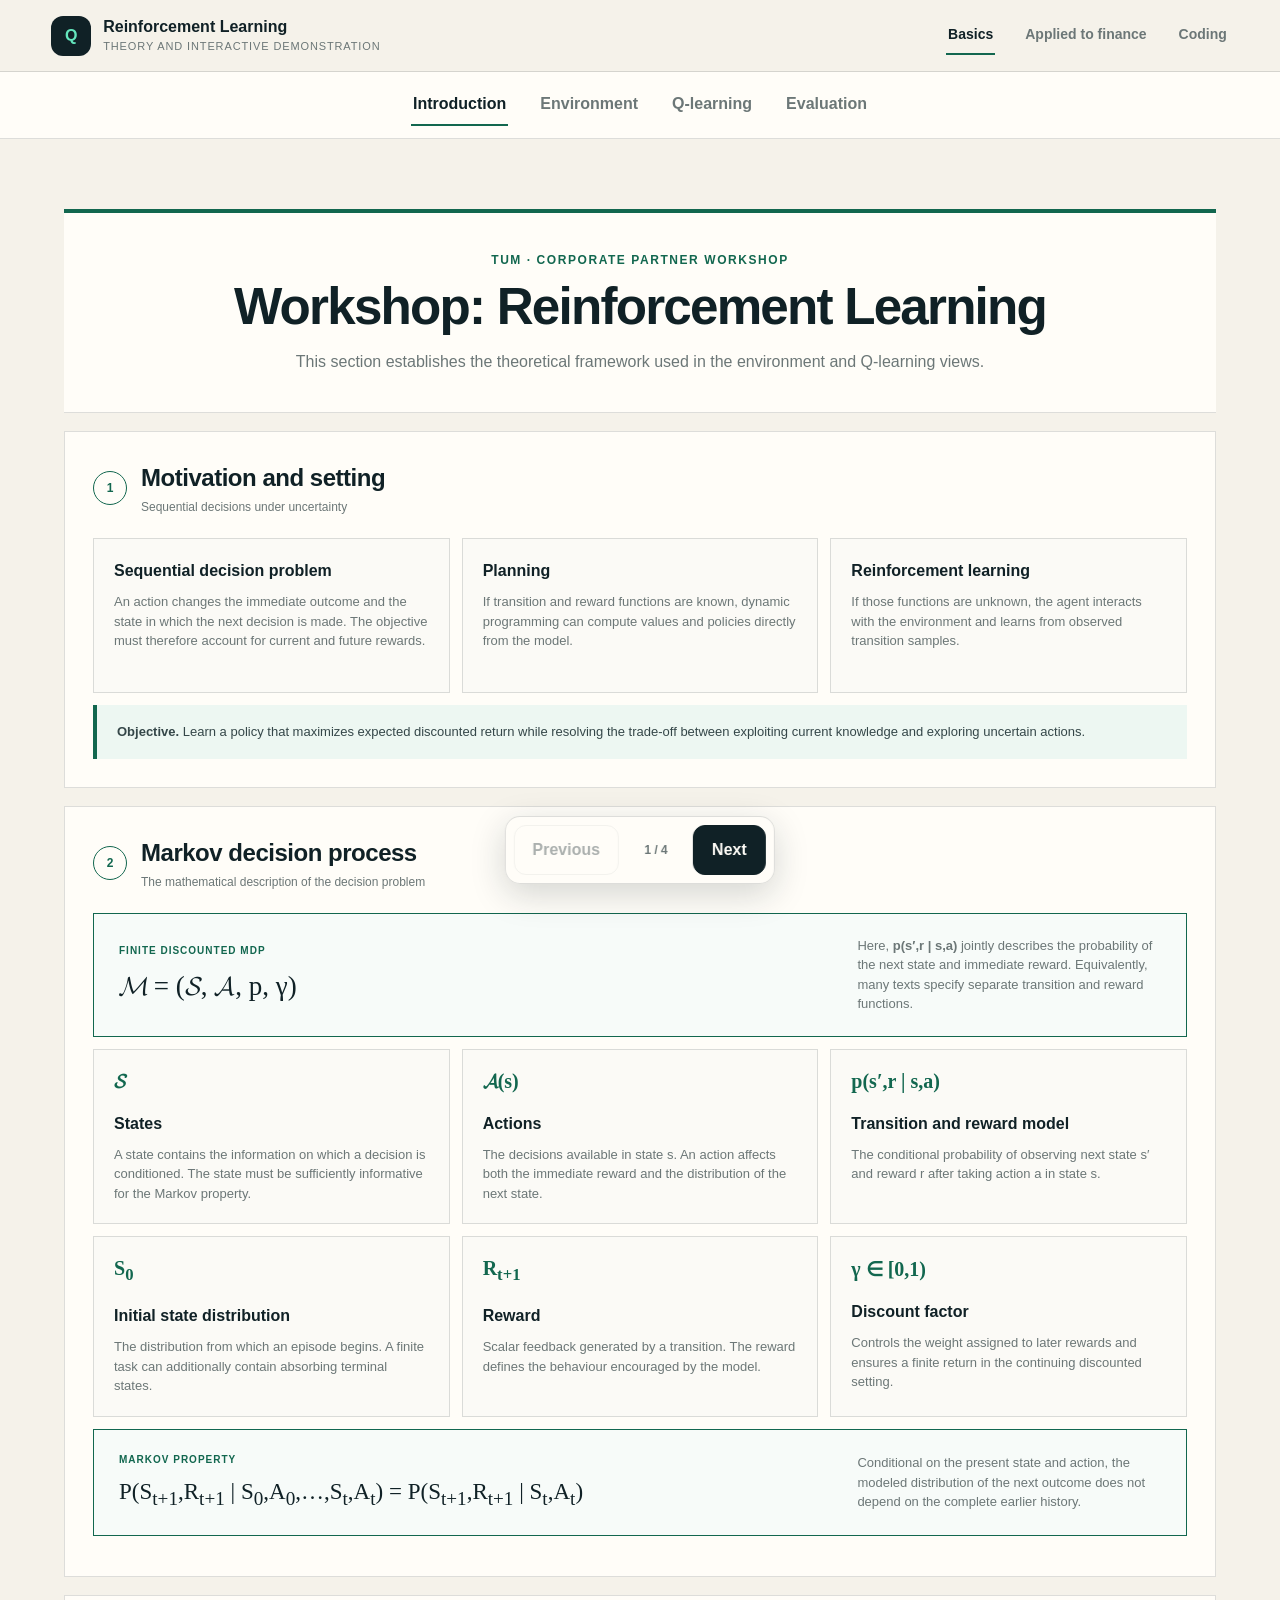
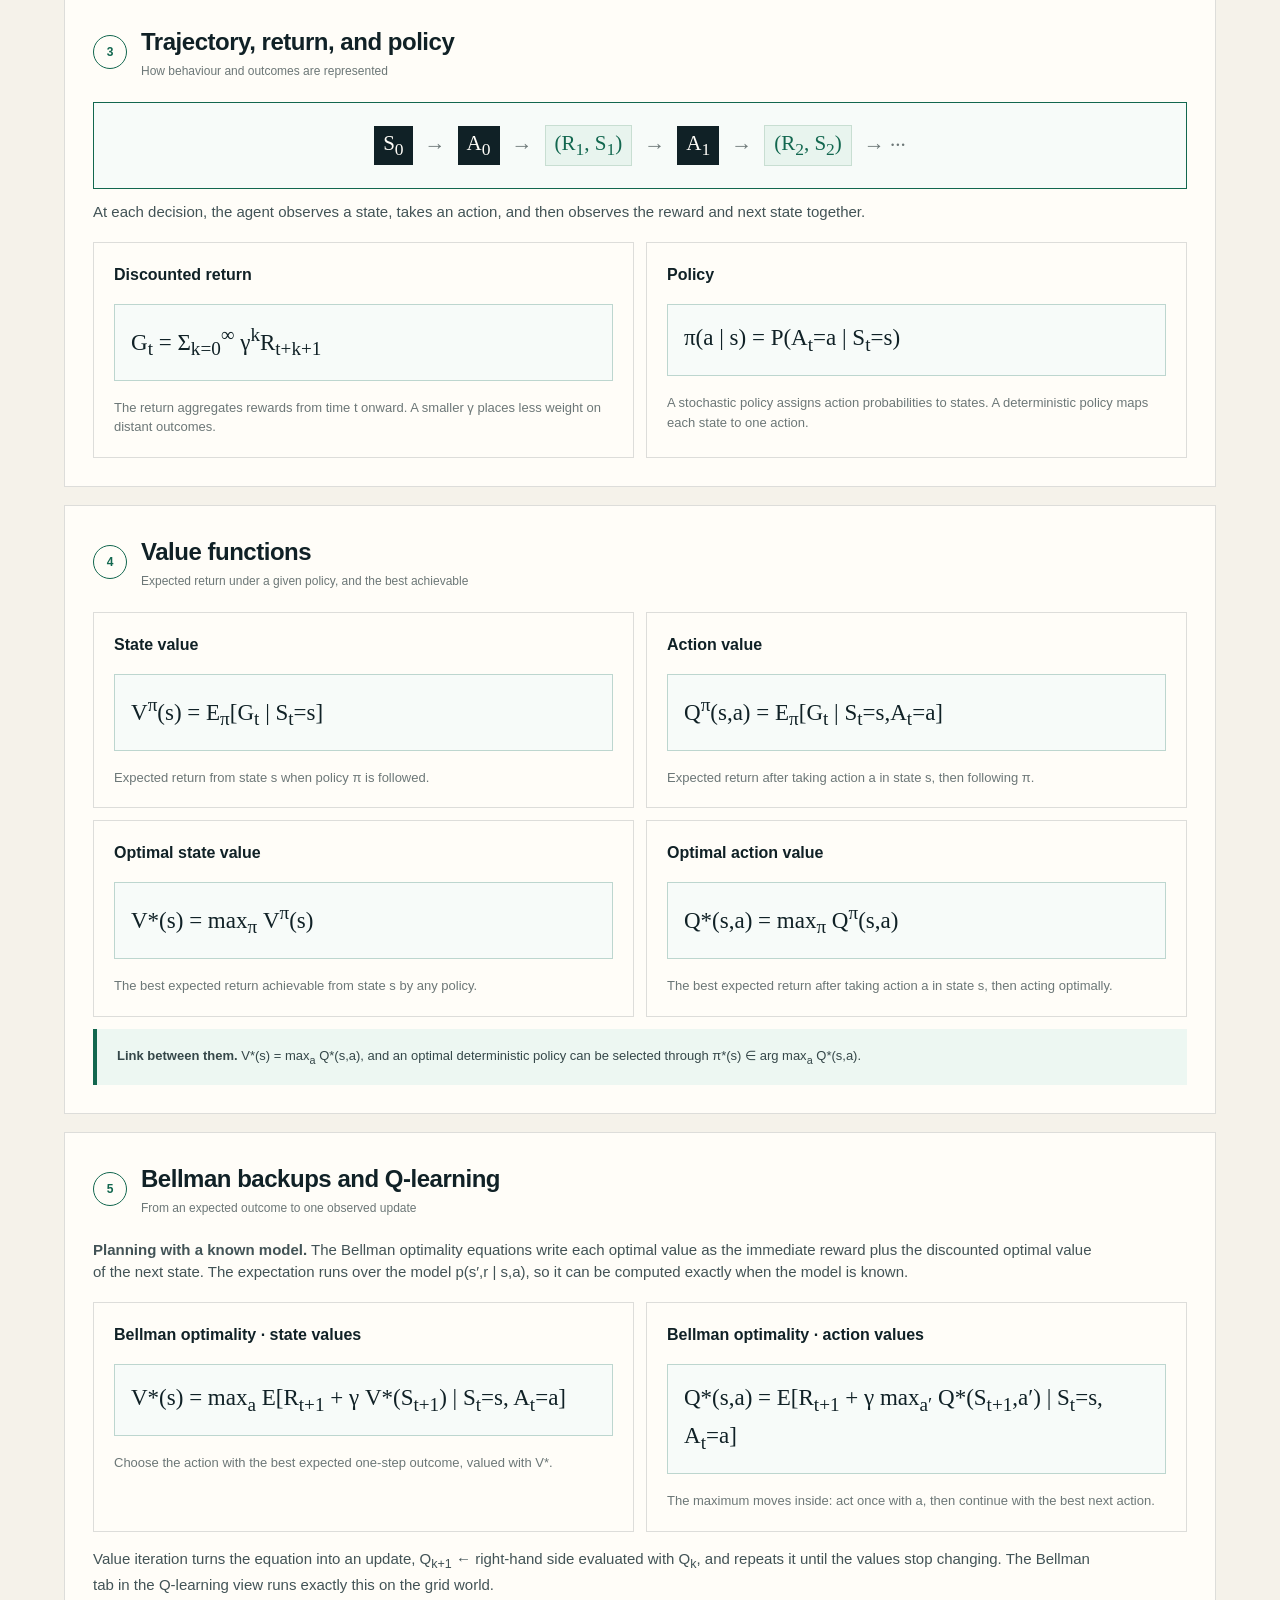
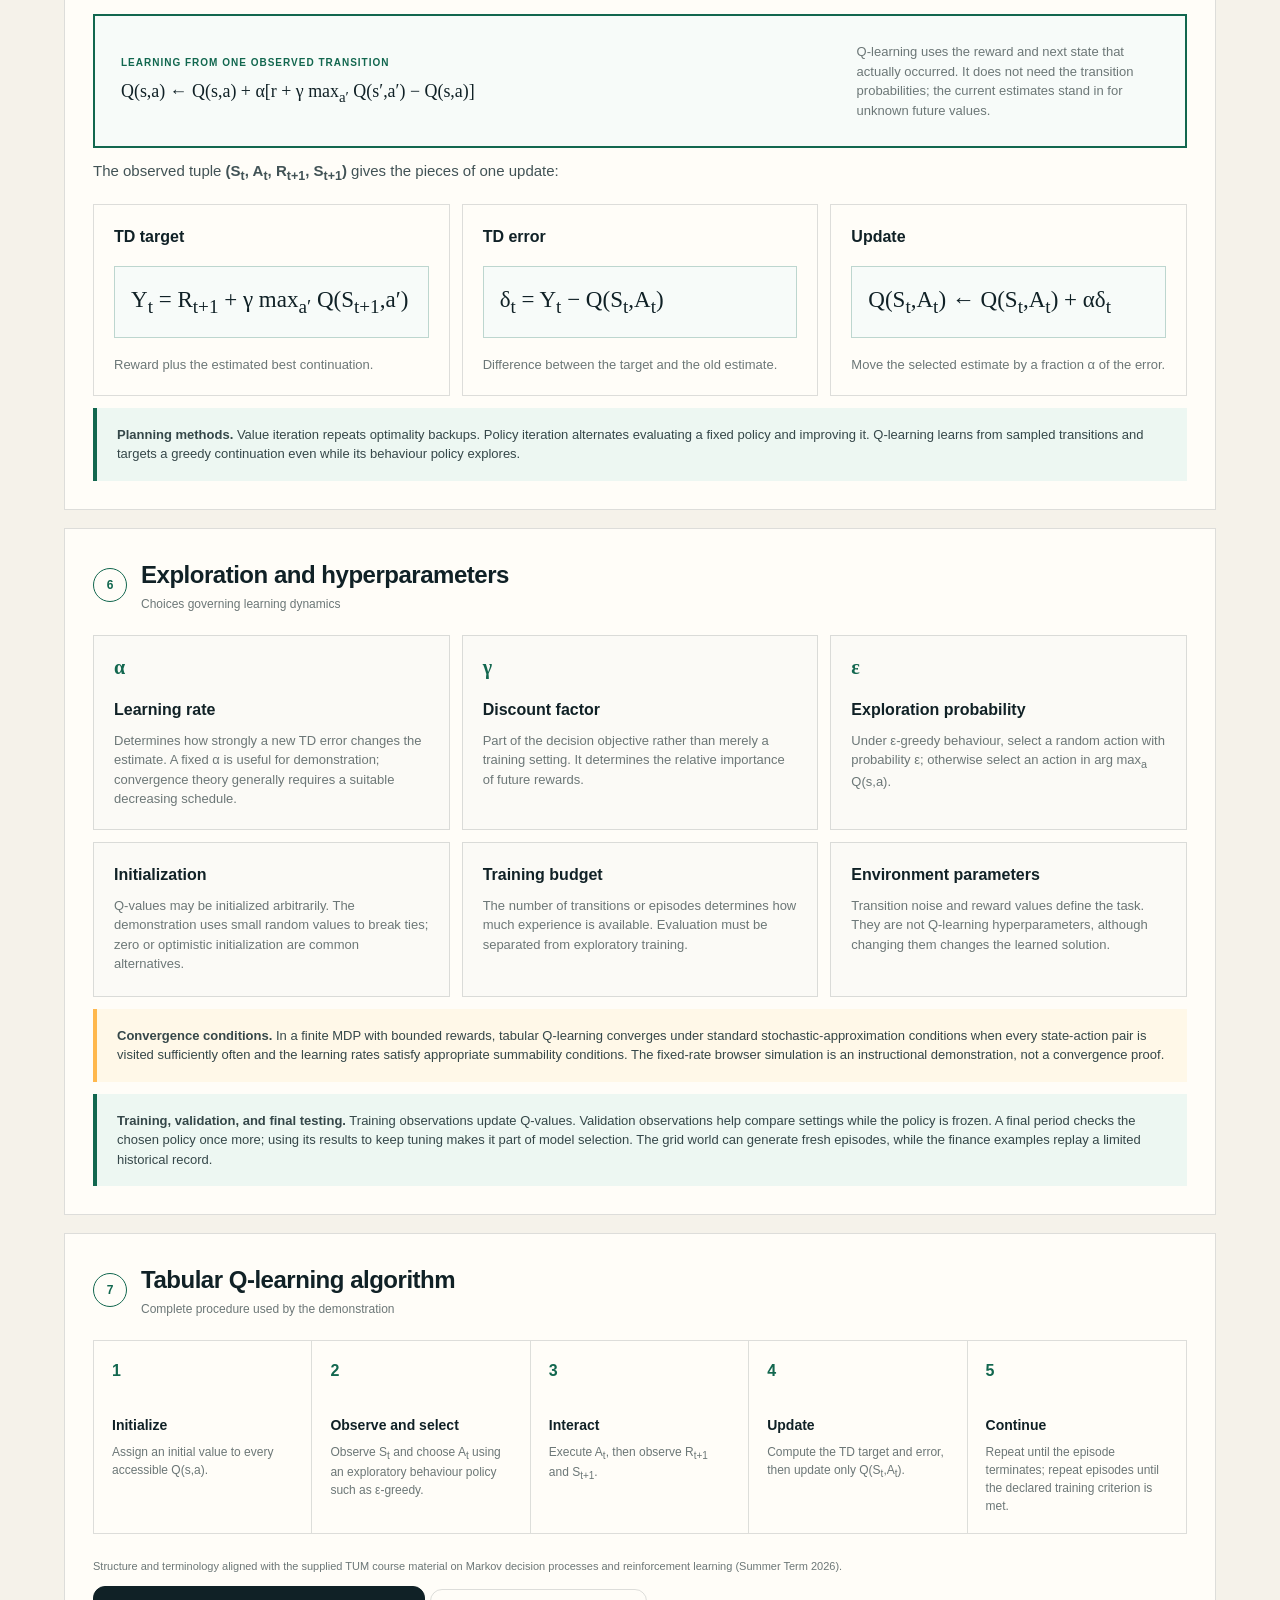
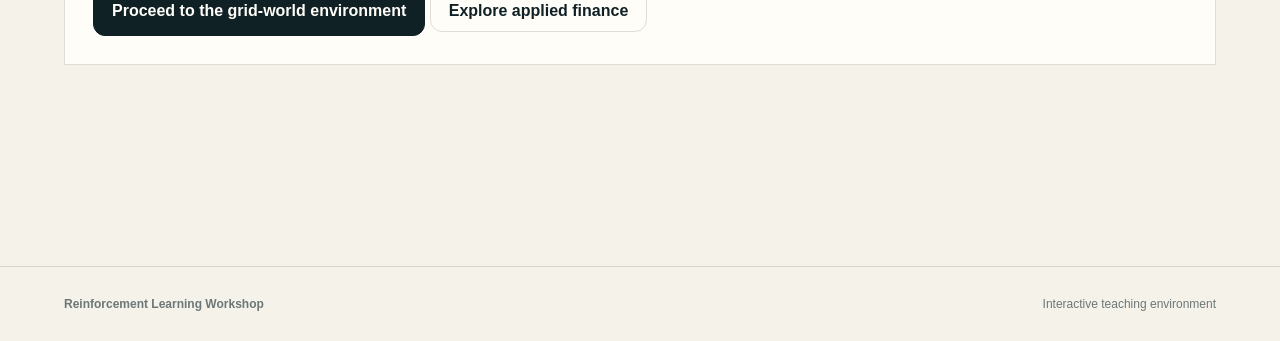
<file: index.html>
<!doctype html>
<html lang="en">
<head>
  <meta charset="utf-8">
  <meta name="viewport" content="width=device-width, initial-scale=1">
  <meta name="description" content="Interactive introduction to reinforcement learning and Q-learning">
  <title>Reinforcement Learning Workshop</title>
  <link rel="stylesheet" href="styles.css">
</head>
<body>
  <header class="topbar">
    <button class="brand brand-button" data-view="0" aria-label="Open introduction">
      <span class="brand-mark">Q</span>
      <span><strong>Reinforcement Learning</strong><small>Theory and interactive demonstration</small></span>
    </button>
    <nav class="topnav site-nav" aria-label="Main sections">
      <a class="active" href="index.html" aria-current="page">Basics</a>
      <a href="finance.html">Applied to finance</a>
      <a href="coding.html">Coding</a>
    </nav>
  </header>

  <nav class="basics-nav" aria-label="Basics pages">
    <button class="active" data-view="0">Introduction</button>
    <button data-view="1">Environment</button>
    <button data-view="2">Q-learning</button>
    <button data-view="3">Evaluation</button>
  </nav>
  <main>
    <section class="section theory-view workshop-view active" id="overview" data-view-panel="0">
      <header class="theory-header">
        <p class="eyebrow">TUM · Corporate Partner Workshop</p>
        <h1>Workshop: Reinforcement Learning</h1>
        <p>This section establishes the theoretical framework used in the environment and Q-learning views.</p>
      </header>

      <div class="theory-section">
        <div class="theory-section-title"><span>1</span><div><h2>Motivation and setting</h2><p>Sequential decisions under uncertainty</p></div></div>
        <div class="theory-grid three">
          <article class="theory-card"><h3>Sequential decision problem</h3><p>An action changes the immediate outcome and the state in which the next decision is made. The objective must therefore account for current and future rewards.</p></article>
          <article class="theory-card"><h3>Planning</h3><p>If transition and reward functions are known, dynamic programming can compute values and policies directly from the model.</p></article>
          <article class="theory-card"><h3>Reinforcement learning</h3><p>If those functions are unknown, the agent interacts with the environment and learns from observed transition samples.</p></article>
        </div>
        <div class="theory-note"><strong>Objective.</strong> Learn a policy that maximizes expected discounted return while resolving the trade-off between exploiting current knowledge and exploring uncertain actions.</div>
      </div>

      <div class="theory-section">
        <div class="theory-section-title"><span>2</span><div><h2>Markov decision process</h2><p>The mathematical description of the decision problem</p></div></div>
        <div class="full-formula">
          <div><span class="formula-label">Finite discounted MDP</span><div class="formula-main">𝓜 = (𝓢, 𝓐, p, γ)</div></div>
          <p>Here, <strong>p(s′,r | s,a)</strong> jointly describes the probability of the next state and immediate reward. Equivalently, many texts specify separate transition and reward functions.</p>
        </div>
        <div class="theory-grid three mdp-grid">
          <article class="theory-card"><span class="symbol">𝓢</span><h3>States</h3><p>A state contains the information on which a decision is conditioned. The state must be sufficiently informative for the Markov property.</p></article>
          <article class="theory-card"><span class="symbol">𝓐(s)</span><h3>Actions</h3><p>The decisions available in state s. An action affects both the immediate reward and the distribution of the next state.</p></article>
          <article class="theory-card"><span class="symbol">p(s′,r | s,a)</span><h3>Transition and reward model</h3><p>The conditional probability of observing next state s′ and reward r after taking action a in state s.</p></article>
          <article class="theory-card"><span class="symbol">S<sub>0</sub></span><h3>Initial state distribution</h3><p>The distribution from which an episode begins. A finite task can additionally contain absorbing terminal states.</p></article>
          <article class="theory-card"><span class="symbol">R<sub>t+1</sub></span><h3>Reward</h3><p>Scalar feedback generated by a transition. The reward defines the behaviour encouraged by the model.</p></article>
          <article class="theory-card"><span class="symbol">γ ∈ [0,1)</span><h3>Discount factor</h3><p>Controls the weight assigned to later rewards and ensures a finite return in the continuing discounted setting.</p></article>
        </div>
        <div class="full-formula compact">
          <div><span class="formula-label">Markov property</span><div class="formula-main small">P(S<sub>t+1</sub>,R<sub>t+1</sub> | S<sub>0</sub>,A<sub>0</sub>,…,S<sub>t</sub>,A<sub>t</sub>) = P(S<sub>t+1</sub>,R<sub>t+1</sub> | S<sub>t</sub>,A<sub>t</sub>)</div></div>
          <p>Conditional on the present state and action, the modeled distribution of the next outcome does not depend on the complete earlier history.</p>
        </div>
      </div>

      <div class="theory-section">
        <div class="theory-section-title"><span>3</span><div><h2>Trajectory, return, and policy</h2><p>How behaviour and outcomes are represented</p></div></div>
        <div class="full-formula sequence-formula" role="img" aria-label="In state S zero, take action A zero and observe reward R one and next state S one together; then take action A one and observe reward R two and state S two together."><span>S<sub>0</sub></span><i>→</i><span>A<sub>0</sub></span><i>→</i><span class="outcome">(R<sub>1</sub>, S<sub>1</sub>)</span><i>→</i><span>A<sub>1</sub></span><i>→</i><span class="outcome">(R<sub>2</sub>, S<sub>2</sub>)</span><i>→ ···</i></div>
        <p class="theory-passage">At each decision, the agent observes a state, takes an action, and then observes the reward and next state together.</p>
        <div class="theory-grid two">
          <article class="theory-card formula-card-theory"><h3>Discounted return</h3><div class="card-formula">G<sub>t</sub> = Σ<sub>k=0</sub><sup>∞</sup> γ<sup>k</sup>R<sub>t+k+1</sub></div><p>The return aggregates rewards from time t onward. A smaller γ places less weight on distant outcomes.</p></article>
          <article class="theory-card formula-card-theory"><h3>Policy</h3><div class="card-formula">π(a | s) = P(A<sub>t</sub>=a | S<sub>t</sub>=s)</div><p>A stochastic policy assigns action probabilities to states. A deterministic policy maps each state to one action.</p></article>
        </div>
      </div>

      <div class="theory-section">
        <div class="theory-section-title"><span>4</span><div><h2>Value functions</h2><p>Expected return under a given policy, and the best achievable</p></div></div>
        <div class="theory-grid two">
          <article class="theory-card formula-card-theory"><h3>State value</h3><div class="card-formula">V<sup>π</sup>(s) = E<sub>π</sub>[G<sub>t</sub> | S<sub>t</sub>=s]</div><p>Expected return from state s when policy π is followed.</p></article>
          <article class="theory-card formula-card-theory"><h3>Action value</h3><div class="card-formula">Q<sup>π</sup>(s,a) = E<sub>π</sub>[G<sub>t</sub> | S<sub>t</sub>=s,A<sub>t</sub>=a]</div><p>Expected return after taking action a in state s, then following π.</p></article>
          <article class="theory-card formula-card-theory"><h3>Optimal state value</h3><div class="card-formula">V*(s) = max<sub>π</sub> V<sup>π</sup>(s)</div><p>The best expected return achievable from state s by any policy.</p></article>
          <article class="theory-card formula-card-theory"><h3>Optimal action value</h3><div class="card-formula">Q*(s,a) = max<sub>π</sub> Q<sup>π</sup>(s,a)</div><p>The best expected return after taking action a in state s, then acting optimally.</p></article>
        </div>
        <div class="theory-note"><strong>Link between them.</strong> V*(s) = max<sub>a</sub> Q*(s,a), and an optimal deterministic policy can be selected through π*(s) ∈ arg max<sub>a</sub> Q*(s,a).</div>
      </div>

      <div class="theory-section">
        <div class="theory-section-title"><span>5</span><div><h2>Bellman backups and Q-learning</h2><p>From an expected outcome to one observed update</p></div></div>
        <p class="theory-passage"><strong>Planning with a known model.</strong> The Bellman optimality equations write each optimal value as the immediate reward plus the discounted optimal value of the next state. The expectation runs over the model p(s′,r | s,a), so it can be computed exactly when the model is known.</p>
        <div class="theory-grid two">
          <article class="theory-card formula-card-theory"><h3>Bellman optimality · state values</h3><div class="card-formula">V*(s) = max<sub>a</sub> E[R<sub>t+1</sub> + γ V*(S<sub>t+1</sub>) | S<sub>t</sub>=s, A<sub>t</sub>=a]</div><p>Choose the action with the best expected one-step outcome, valued with V*.</p></article>
          <article class="theory-card formula-card-theory"><h3>Bellman optimality · action values</h3><div class="card-formula">Q*(s,a) = E[R<sub>t+1</sub> + γ max<sub>a′</sub> Q*(S<sub>t+1</sub>,a′) | S<sub>t</sub>=s, A<sub>t</sub>=a]</div><p>The maximum moves inside: act once with a, then continue with the best next action.</p></article>
        </div>
        <p class="theory-passage">Value iteration turns the equation into an update, Q<sub>k+1</sub> ← right-hand side evaluated with Q<sub>k</sub>, and repeats it until the values stop changing. The Bellman tab in the Q-learning view runs exactly this on the grid world.</p>
        <div class="full-formula major q-update">
          <div><span class="formula-label">Learning from one observed transition</span><div class="formula-main small">Q(s,a) ← Q(s,a) + α[r + γ max<sub>a′</sub> Q(s′,a′) − Q(s,a)]</div></div>
          <p>Q-learning uses the reward and next state that actually occurred. It does not need the transition probabilities; the current estimates stand in for unknown future values.</p>
        </div>
        <p class="theory-passage">The observed tuple <strong>(S<sub>t</sub>, A<sub>t</sub>, R<sub>t+1</sub>, S<sub>t+1</sub>)</strong> gives the pieces of one update:</p>
        <div class="theory-grid three">
          <article class="theory-card formula-card-theory"><h3>TD target</h3><div class="card-formula">Y<sub>t</sub> = R<sub>t+1</sub> + γ max<sub>a′</sub>&nbsp;Q(S<sub>t+1</sub>,a′)</div><p>Reward plus the estimated best continuation.</p></article>
          <article class="theory-card formula-card-theory"><h3>TD error</h3><div class="card-formula">δ<sub>t</sub> = Y<sub>t</sub> − Q(S<sub>t</sub>,A<sub>t</sub>)</div><p>Difference between the target and the old estimate.</p></article>
          <article class="theory-card formula-card-theory"><h3>Update</h3><div class="card-formula">Q(S<sub>t</sub>,A<sub>t</sub>) ← Q(S<sub>t</sub>,A<sub>t</sub>) + αδ<sub>t</sub></div><p>Move the selected estimate by a fraction α of the error.</p></article>
        </div>
        <div class="theory-note"><strong>Planning methods.</strong> Value iteration repeats optimality backups. Policy iteration alternates evaluating a fixed policy and improving it. Q-learning learns from sampled transitions and targets a greedy continuation even while its behaviour policy explores.</div>
      </div>

      <div class="theory-section">
        <div class="theory-section-title"><span>6</span><div><h2>Exploration and hyperparameters</h2><p>Choices governing learning dynamics</p></div></div>
        <div class="theory-grid three">
          <article class="theory-card"><span class="symbol">α</span><h3>Learning rate</h3><p>Determines how strongly a new TD error changes the estimate. A fixed α is useful for demonstration; convergence theory generally requires a suitable decreasing schedule.</p></article>
          <article class="theory-card"><span class="symbol">γ</span><h3>Discount factor</h3><p>Part of the decision objective rather than merely a training setting. It determines the relative importance of future rewards.</p></article>
          <article class="theory-card"><span class="symbol">ε</span><h3>Exploration probability</h3><p>Under ε-greedy behaviour, select a random action with probability ε; otherwise select an action in arg max<sub>a</sub> Q(s,a).</p></article>
          <article class="theory-card"><h3>Initialization</h3><p>Q-values may be initialized arbitrarily. The demonstration uses small random values to break ties; zero or optimistic initialization are common alternatives.</p></article>
          <article class="theory-card"><h3>Training budget</h3><p>The number of transitions or episodes determines how much experience is available. Evaluation must be separated from exploratory training.</p></article>
          <article class="theory-card"><h3>Environment parameters</h3><p>Transition noise and reward values define the task. They are not Q-learning hyperparameters, although changing them changes the learned solution.</p></article>
        </div>
        <div class="theory-note caution"><strong>Convergence conditions.</strong> In a finite MDP with bounded rewards, tabular Q-learning converges under standard stochastic-approximation conditions when every state-action pair is visited sufficiently often and the learning rates satisfy appropriate summability conditions. The fixed-rate browser simulation is an instructional demonstration, not a convergence proof.</div>
        <div class="theory-note"><strong>Training, validation, and final testing.</strong> Training observations update Q-values. Validation observations help compare settings while the policy is frozen. A final period checks the chosen policy once more; using its results to keep tuning makes it part of model selection. The grid world can generate fresh episodes, while the finance examples replay a limited historical record.</div>
      </div>

      <div class="theory-section algorithm-section">
        <div class="theory-section-title"><span>7</span><div><h2>Tabular Q-learning algorithm</h2><p>Complete procedure used by the demonstration</p></div></div>
        <ol class="algorithm-list">
          <li><span>1</span><div><strong>Initialize</strong><p>Assign an initial value to every accessible Q(s,a).</p></div></li>
          <li><span>2</span><div><strong>Observe and select</strong><p>Observe S<sub>t</sub> and choose A<sub>t</sub> using an exploratory behaviour policy such as ε-greedy.</p></div></li>
          <li><span>3</span><div><strong>Interact</strong><p>Execute A<sub>t</sub>, then observe R<sub>t+1</sub> and S<sub>t+1</sub>.</p></div></li>
          <li><span>4</span><div><strong>Update</strong><p>Compute the TD target and error, then update only Q(S<sub>t</sub>,A<sub>t</sub>).</p></div></li>
          <li><span>5</span><div><strong>Continue</strong><p>Repeat until the episode terminates; repeat episodes until the declared training criterion is met.</p></div></li>
        </ol>
        <p class="source-note">Structure and terminology aligned with the supplied TUM course material on Markov decision processes and reinforcement learning (Summer Term 2026).</p>
        <button class="button primary" data-view="1">Proceed to the grid-world environment</button>
        <a class="button secondary" href="finance.html">Explore applied finance</a>
      </div>
    </section>

    <section class="section workshop-view" id="environment" data-view-panel="1">
      <div class="section-heading">
        <div><p class="eyebrow">Environment</p><h2>Finite grid world</h2></div>
        <p>This view instantiates the preceding MDP notation as a concrete finite problem. No new theoretical objects are introduced here.</p>
      </div>

      <div class="environment-switch" role="tablist" aria-label="Environment examples">
        <button class="active">Grid-world environment</button>
        <a href="finance.html">Explore finance scenarios</a>
      </div>

      <div class="environment-layout">
        <article class="panel environment-card">
          <div class="panel-header"><div><span class="panel-kicker">Environment</span><h3>5×5 state space</h3></div><span class="live-tag">Model known</span></div>
          <div id="environment-grid" class="grid board-large" aria-label="Grid-world environment"></div>
          <div class="legend">
            <span><i class="legend-start"></i> Start</span><span><i class="legend-goal"></i> Goal +1</span><span><i class="legend-loss"></i> Loss −1</span><span><i class="legend-wall"></i> Obstacle</span>
          </div>
        </article>

        <div class="environment-spec">
          <article><span>State space</span><strong>𝓢 = accessible grid cells</strong><p>22 accessible positions; three obstacle cells are excluded.</p></article>
          <article><span>Action space</span><strong>𝓐 = {↑, →, ↓, ←}</strong><p>Invalid moves leave the agent in its current state.</p></article>
          <article><span>Rewards</span><strong>+1, −1, and −0.04</strong><p>Terminal goal, terminal loss, and living cost respectively.</p></article>
          <article><span>Transition model</span><strong>Deterministic by default</strong><p>Training controls below the Q-learning boards can introduce lateral movement uncertainty.</p></article>
          <article><span>Initial state</span><strong>S₀ = s20</strong><p>Every episode starts in the bottom-left grid cell.</p></article>
          <article><span>Termination</span><strong>s4 or s14</strong><p>The episode ends after reaching the goal or loss state.</p></article>
        </div>
      </div>
    </section>

    <section class="section control-section workshop-view" id="control-room" data-view-panel="2">
      <div class="section-heading light">
        <div><p class="eyebrow" id="mode-eyebrow">Q-learning</p><h2 id="mode-title">State, action values, policy, and experience</h2></div>
        <p id="mode-copy">The four panels display the same Q-learning process. Initial Q-values are small random numbers; subsequent values are updated from observed transitions.</p>
      </div>
      <div class="mode-switch" role="tablist" aria-label="Solution method">
        <button type="button" role="tab" class="active" aria-selected="true" data-mode="qlearning">Q-learning · sampled transitions</button>
        <button type="button" role="tab" aria-selected="false" data-mode="bellman">Bellman · known model</button>
      </div>

      <div class="boards-grid">
        <article class="board-panel">
          <div class="board-title"><span>01</span><div><h3>Greedy policy</h3><p id="policy-caption">One arrow shows arg max<sub>a</sub> Q(s,a)</p></div></div>
          <div id="policy-grid" class="grid compact-grid" aria-label="Policy board"></div>
        </article>
        <article class="board-panel">
          <div class="board-title"><span>02</span><div><h3>Greedy value estimate</h3><p id="value-caption">V̂<sub>g</sub>(s) = max<sub>a</sub> Q(s,a), derived from panel 03</p></div></div>
          <div id="value-grid" class="grid compact-grid" aria-label="State value board"></div>
        </article>
        <article class="board-panel">
          <div class="board-title"><span>03</span><div><h3 id="q-heading">Action values Q(s,a)</h3><p id="q-caption">Four estimates for each accessible state</p></div></div>
          <div id="q-grid" class="grid compact-grid q-grid" aria-label="Action value board"></div>
        </article>
        <article class="board-panel agent-panel">
          <div class="board-title"><span>04</span><div><h3 id="agent-heading">Observed trajectory</h3><p id="agent-caption">Current state, transition, reward, and visited path</p></div></div>
          <div id="agent-grid" class="grid compact-grid" aria-label="Live agent board"></div>
        </article>
      </div>

      <div class="playback-console" data-mode-panel="qlearning">
        <div class="console-controls">
          <span class="console-label">Playback</span>
          <button class="button small" id="guided-step">Guided step</button>
          <button class="button small" id="fast-step">Fast step</button>
          <button class="button small" id="run-episode">Run episode</button>
          <button class="button small ghost" id="reset-agent">Reset</button>
        </div>
        <div class="transition-readout" aria-live="polite">
          <div><small>State</small><strong id="read-state">s₀</strong></div>
          <div><small>Action</small><strong id="read-action">—</strong></div>
          <div><small>Reward</small><strong id="read-reward">—</strong></div>
          <div><small>Next state</small><strong id="read-next">—</strong></div>
          <div><small>Episode return</small><strong id="read-return">0.00</strong></div>
        </div>
      </div>

      <div class="playback-console" data-mode-panel="bellman" hidden>
        <div class="console-controls">
          <span class="console-label">Value iteration</span>
          <button class="button small" id="guided-backup">Guided backup</button>
          <button class="button small" id="one-sweep">One sweep</button>
          <button class="button small" id="run-convergence">Run to convergence</button>
          <button class="button small ghost" id="reset-planning">Reset</button>
        </div>
        <div class="transition-readout" aria-live="polite">
          <div><small>Sweep k</small><strong id="plan-sweep">0</strong></div>
          <div><small>Max change Δ<sub>k</sub></small><strong id="plan-delta">—</strong></div>
          <div><small>Policy changes</small><strong id="plan-changes">—</strong></div>
          <div><small>max |Q<sub>k</sub> − Q*|</small><strong id="plan-error">—</strong></div>
          <div><small>Status</small><strong id="plan-status">Q<sub>0</sub> = 0</strong></div>
        </div>
      </div>
      <article class="convergence-card" data-mode-panel="bellman" hidden>
        <div class="convergence-text">
          <h3>Recursion until a fixed point</h3>
          <p>Each sweep applies Q<sub>k+1</sub>(s,a) = E[R<sub>t+1</sub> + γ max<sub>a′</sub> Q<sub>k</sub>(S<sub>t+1</sub>,a′)] to all 80 state-action pairs, using only Q<sub>k</sub>. The change shrinks at least by the factor γ per sweep, so the values converge to Q*.</p>
          <p class="convergence-legend"><span><i class="solid"></i> Δ<sub>k</sub> = max |Q<sub>k</sub> − Q<sub>k−1</sub>|</span><span><i class="dashed"></i> bound Δ<sub>1</sub>γ<sup>k−1</sup></span></p>
          <p class="convergence-model" id="plan-model"></p>
        </div>
        <svg id="convergence-chart" viewBox="0 0 520 200" role="img" aria-label="Maximum change per sweep on a log scale"></svg>
      </article>

      <div class="guided-card" id="guided-card" hidden>
        <ol class="guided-steps" id="guided-steps" aria-label="Calculation steps"></ol>
        <h3 id="guided-title">The agent is in state s₀.</h3>
        <p id="guided-copy">This state contains the information used for the next decision.</p>
        <div class="calculation" id="guided-calculation"></div>
        <div class="guided-actions"><button class="button small ghost" id="close-guided">Close</button><button class="button small primary" id="next-guided">Next calculation step</button></div>
      </div>

      <details class="training-disclosure"><summary>Training and diagnostics</summary>
    <section class="training-content" id="training-lab">
      <div class="section-heading">
        <div><p class="eyebrow">Training</p><h2>Parameters and training diagnostics</h2></div>
        <p>The controls change the Q-learning update and the environment. The charts are generated from the browser simulation.</p>
      </div>

      <div class="lab-layout">
        <aside class="panel tuning-panel">
          <div class="panel-header"><div><span class="panel-kicker">Experiment controls</span><h3>Q-learning configuration</h3></div><button class="text-button" id="defaults">Restore defaults</button></div>
          <label class="slider-row"><span><strong>Learning rate α</strong><output id="alpha-output">0.30</output></span><input id="alpha" type="range" min="0.05" max="1" value="0.3" step="0.05"><small>How strongly one new experience changes the current estimate.</small></label>
          <label class="slider-row"><span><strong>Discount factor γ</strong><output id="gamma-output">0.92</output></span><input id="gamma" type="range" min="0" max="0.99" value="0.92" step="0.01"><small>How much future rewards matter relative to immediate rewards.</small></label>
          <label class="slider-row"><span><strong>Exploration ε</strong><output id="epsilon-output">0.20</output></span><input id="epsilon" type="range" min="0" max="1" value="0.2" step="0.05"><small>The probability of trying a random action instead of the current best action.</small></label>
          <label class="slider-row"><span><strong>Movement uncertainty</strong><output id="slip-output">0%</output></span><input id="slip" type="range" min="0" max="0.4" value="0" step="0.05"><small>The chance that the environment moves sideways instead of as intended.</small></label>
          <div class="lab-buttons"><button class="button primary" id="train-10">Train 10 episodes</button><button class="button secondary" id="train-100">Train 100 episodes</button></div>
        </aside>

        <div class="dashboard">
          <article class="metric-card"><small>Episodes trained</small><strong id="metric-episodes">0</strong><span>Current session</span></article>
          <article class="metric-card"><small>Mean return · last 10</small><strong id="metric-return">—</strong><span>Higher is better</span></article>
          <article class="metric-card"><small>RMSE to exact Q*</small><strong id="metric-rmse">—</strong><span>Teaching benchmark only</span></article>
          <article class="metric-card"><small>State-action coverage</small><strong id="metric-coverage">0%</strong><span>Pairs visited</span></article>

          <article class="chart-card wide">
            <div class="chart-header"><div><span class="panel-kicker">Actual browser simulation</span><h3>Return by episode</h3></div><span class="chart-legend"><i></i> Episode return</span></div>
            <svg id="return-chart" viewBox="0 0 720 240" role="img" aria-label="Episode return chart"><g class="chart-grid"></g><polyline points="" class="chart-line"></polyline><text x="360" y="125" class="empty-chart">Train the agent to generate the learning curve</text></svg>
          </article>
          <article class="chart-card">
            <div class="chart-header"><div><span class="panel-kicker">Exploration map</span><h3>State visits</h3></div></div>
            <div id="visit-grid" class="grid visit-grid" aria-label="State visitation heatmap"></div>
          </article>
        </div>
      </div>
    </section>

      </details>
    </section>

    <section class="section workshop-view" id="evaluation" data-view-panel="3">
      <div class="section-heading">
        <div><p class="eyebrow">Evaluation</p><h2>How does the learned policy behave?</h2></div>
        <p>Freeze the current Q-table and run fresh grid-world episodes. These results measure the policy you learned; they do not update it.</p>
      </div>
      <div class="evaluation-layout">
        <article class="panel evaluation-intro">
          <h3>Training and evaluation have different jobs</h3>
          <p>Training explores and updates Q-values. Evaluation follows the best current action without exploration or learning. Compare it with a random policy under the same movement uncertainty.</p>
          <button class="button primary" id="evaluate-grid" type="button" disabled>Evaluate 100 episodes</button>
          <p class="evaluation-note" id="evaluation-status" role="status">Train in the Q-learning view, then evaluate your current policy.</p>
        </article>
        <div class="evaluation-metrics" aria-live="polite">
          <article class="metric-card"><small>Greedy policy · mean return</small><strong id="eval-greedy-return">—</strong><span>100 fresh episodes</span></article>
          <article class="metric-card"><small>Random policy · mean return</small><strong id="eval-random-return">—</strong><span>Same environment</span></article>
          <article class="metric-card"><small>Greedy policy · goal reached</small><strong id="eval-goal-rate">—</strong><span>Episodes ending at +1</span></article>
        </div>
      </div>
      <p class="evaluation-note">The grid world can generate new episodes from its fixed rules. The finance examples instead replay limited historical market data, so their later periods need a stricter interpretation.</p>
    </section>

    <div class="view-controls" aria-label="Workshop navigation">
      <button class="button secondary" id="previous-view">Previous</button>
      <span id="view-position">1 / 5</span>
      <button class="button primary" id="next-view">Next</button>
    </div>
  </main>

  <footer><strong>Reinforcement Learning Workshop</strong><span>Interactive teaching environment</span></footer>

  <script src="app.js"></script>
</body>
</html>
</file>
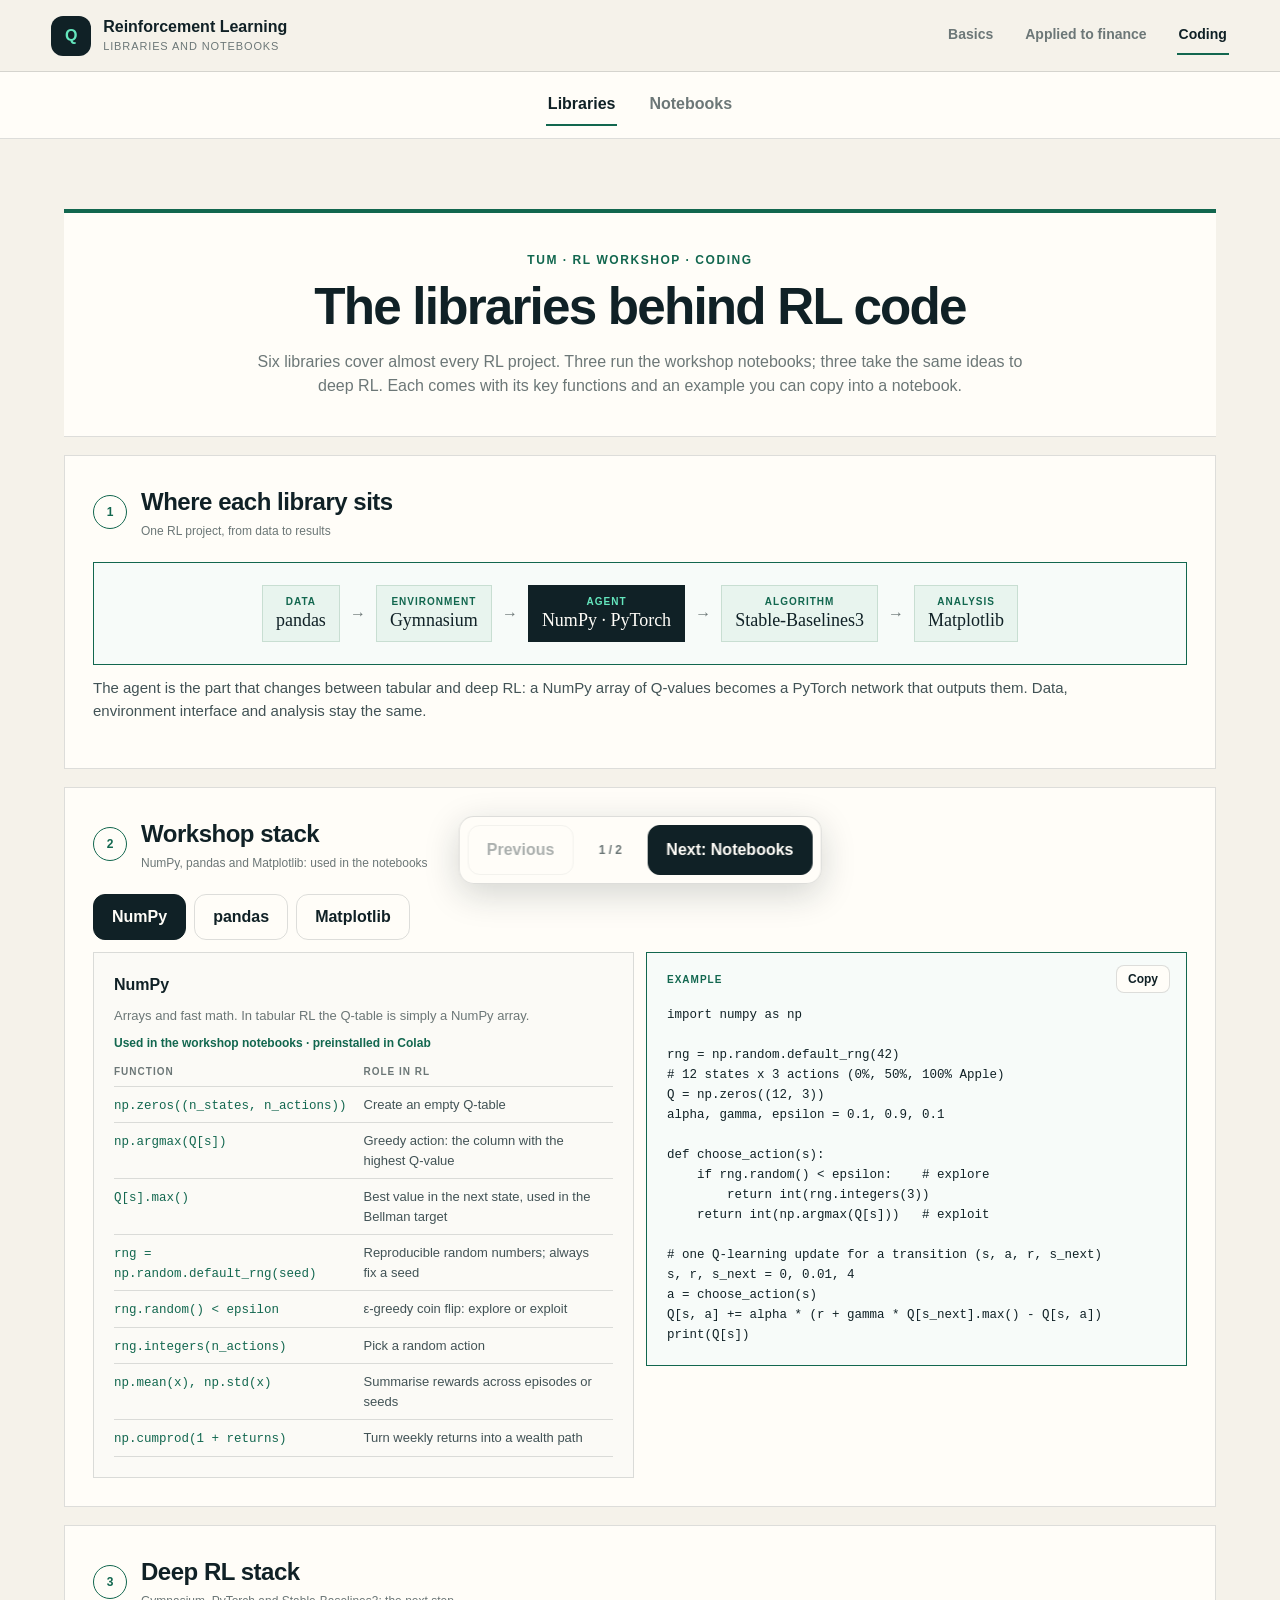
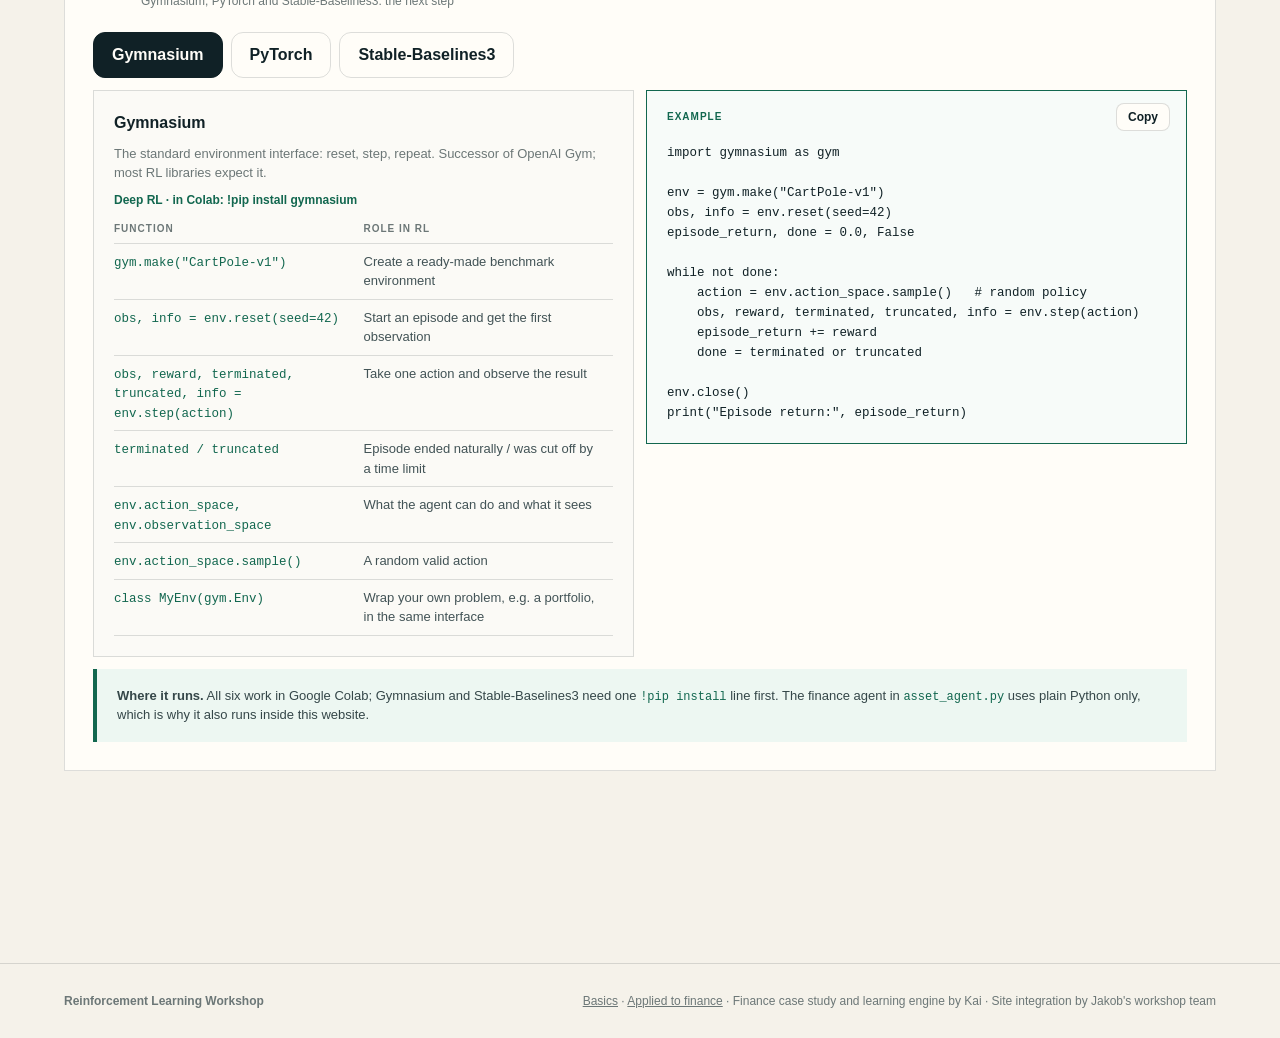
<file: coding.html>
<!doctype html>
<html lang="en">
<head>
  <meta charset="utf-8">
  <meta name="viewport" content="width=device-width, initial-scale=1">
  <meta name="description" content="RL libraries and runnable notebooks for the RL finance workshop">
  <title>Coding · Reinforcement Learning Workshop</title>
  <link rel="stylesheet" href="styles.css">
  <link rel="stylesheet" href="coding.css">
</head>
<body>
  <header class="topbar">
    <a class="brand" href="index.html"><span class="brand-mark">Q</span><span><strong>Reinforcement Learning</strong><small>Libraries and notebooks</small></span></a>
    <nav class="topnav site-nav" aria-label="Main sections">
      <a href="index.html">Basics</a><a href="finance.html">Applied to finance</a><a class="active" href="coding.html" aria-current="page">Coding</a>
    </nav>
  </header>

  <nav class="basics-nav" aria-label="Coding pages">
    <button class="active" data-view="0">Libraries</button>
    <button data-view="1">Notebooks</button>
  </nav>
  <main>
    <section class="section theory-view workshop-view active" id="libraries" data-view-panel="0">
      <header class="theory-header">
        <p class="eyebrow">TUM · RL Workshop · Coding</p>
        <h1>The libraries behind RL code</h1>
        <p>Six libraries cover almost every RL project. Three run the workshop notebooks; three take the same ideas to deep RL. Each comes with its key functions and an example you can copy into a notebook.</p>
      </header>
      <div class="theory-section">
        <div class="theory-section-title"><span>1</span><div><h2>Where each library sits</h2><p>One RL project, from data to results</p></div></div>
        <div class="full-formula sequence-formula lib-pipeline" role="img" aria-label="Data with pandas, environment with Gymnasium, agent with NumPy or PyTorch, algorithm with Stable-Baselines3, analysis with Matplotlib.">
          <div><small>Data</small><b>pandas</b></div><i>→</i><div><small>Environment</small><b>Gymnasium</b></div><i>→</i><div class="lib-agent"><small>Agent</small><b>NumPy · PyTorch</b></div><i>→</i><div><small>Algorithm</small><b>Stable-Baselines3</b></div><i>→</i><div><small>Analysis</small><b>Matplotlib</b></div>
        </div>
        <p class="theory-passage">The agent is the part that changes between tabular and deep RL: a NumPy array of Q-values becomes a PyTorch network that outputs them. Data, environment interface and analysis stay the same.</p>
      </div>
      <div class="theory-section">
        <div class="theory-section-title"><span>2</span><div><h2>Workshop stack</h2><p>NumPy, pandas and Matplotlib: used in the notebooks</p></div></div><div class="lib-switch" role="tablist" aria-label="Workshop libraries"><button type="button" role="tab" id="tab-numpy" aria-controls="lib-numpy" aria-selected="true" class="active" data-lib="numpy">NumPy</button><button type="button" role="tab" id="tab-pandas" aria-controls="lib-pandas" aria-selected="false" data-lib="pandas">pandas</button><button type="button" role="tab" id="tab-matplotlib" aria-controls="lib-matplotlib" aria-selected="false" data-lib="matplotlib">Matplotlib</button></div>
          <div class="lib-panel theory-grid two" id="lib-numpy" role="tabpanel" aria-labelledby="tab-numpy">
            <article class="theory-card"><h3>NumPy</h3><p>Arrays and fast math. In tabular RL the Q-table is simply a NumPy array.</p><p class="lib-where">Used in the workshop notebooks · preinstalled in Colab</p>
              <table class="lib-table"><thead><tr><th>Function</th><th>Role in RL</th></tr></thead><tbody><tr><td><code>np.zeros((n_states, n_actions))</code></td><td>Create an empty Q-table</td></tr><tr><td><code>np.argmax(Q[s])</code></td><td>Greedy action: the column with the highest Q-value</td></tr><tr><td><code>Q[s].max()</code></td><td>Best value in the next state, used in the Bellman target</td></tr><tr><td><code>rng = np.random.default_rng(seed)</code></td><td>Reproducible random numbers; always fix a seed</td></tr><tr><td><code>rng.random() &lt; epsilon</code></td><td>ε-greedy coin flip: explore or exploit</td></tr><tr><td><code>rng.integers(n_actions)</code></td><td>Pick a random action</td></tr><tr><td><code>np.mean(x), np.std(x)</code></td><td>Summarise rewards across episodes or seeds</td></tr><tr><td><code>np.cumprod(1 + returns)</code></td><td>Turn weekly returns into a wealth path</td></tr></tbody></table></article>
            <div class="code-box"><div class="code-box-bar"><span class="formula-label">Example</span><button type="button" class="copy-code">Copy</button></div><pre><code>import numpy as np

rng = np.random.default_rng(42)
# 12 states x 3 actions (0%, 50%, 100% Apple)
Q = np.zeros((12, 3))
alpha, gamma, epsilon = 0.1, 0.9, 0.1

def choose_action(s):
    if rng.random() &lt; epsilon:    # explore
        return int(rng.integers(3))
    return int(np.argmax(Q[s]))   # exploit

# one Q-learning update for a transition (s, a, r, s_next)
s, r, s_next = 0, 0.01, 4
a = choose_action(s)
Q[s, a] += alpha * (r + gamma * Q[s_next].max() - Q[s, a])
print(Q[s])</code></pre></div>
          </div>
          <div class="lib-panel theory-grid two" id="lib-pandas" role="tabpanel" aria-labelledby="tab-pandas" hidden>
            <article class="theory-card"><h3>pandas</h3><p>Tables of time series: prices in, signals and results out.</p><p class="lib-where">Used in the workshop notebooks · preinstalled in Colab</p>
              <table class="lib-table"><thead><tr><th>Function</th><th>Role in RL</th></tr></thead><tbody><tr><td><code>pd.read_csv(path, parse_dates=[&quot;date&quot;])</code></td><td>Load price history with real dates</td></tr><tr><td><code>df[&quot;AAPL&quot;]</code></td><td>Select one column (one asset)</td></tr><tr><td><code>.pct_change()</code></td><td>Period returns from prices</td></tr><tr><td><code>.shift(k)</code></td><td>Look k periods back; build signals from the past only (no look-ahead)</td></tr><tr><td><code>.rolling(k).mean()</code></td><td>Moving averages, e.g. to smooth a learning curve</td></tr><tr><td><code>.iloc[:split], .iloc[split:]</code></td><td>Chronological train/test split, never shuffled</td></tr><tr><td><code>.to_numpy()</code></td><td>Hand the data to NumPy or the agent</td></tr><tr><td><code>pd.DataFrame(rows)</code></td><td>Collect results into a readable table</td></tr></tbody></table></article>
            <div class="code-box"><div class="code-box-bar"><span class="formula-label">Example</span><button type="button" class="copy-code">Copy</button></div><pre><code>import pandas as pd

path = &quot;data/historical_normalized_weekly_stocks_2018_2019.csv&quot;
df = pd.read_csv(path, parse_dates=[&quot;date&quot;])
prices = df[&quot;AAPL&quot;]
returns = prices.pct_change()          # weekly returns
mom_4w = prices / prices.shift(4) - 1  # past prices only
up_4w = mom_4w &gt; 0                     # state: up or down

split = int(len(df) * 0.7)
train = df.iloc[:split]   # chronological split,
test = df.iloc[split:]    # never shuffled
print(len(train), &quot;training weeks,&quot;, len(test), &quot;test weeks&quot;)</code></pre></div>
          </div>
          <div class="lib-panel theory-grid two" id="lib-matplotlib" role="tabpanel" aria-labelledby="tab-matplotlib" hidden>
            <article class="theory-card"><h3>Matplotlib</h3><p>Plots: learning curves, wealth paths, allocations and Q-tables.</p><p class="lib-where">Used in the workshop notebooks · preinstalled in Colab</p>
              <table class="lib-table"><thead><tr><th>Function</th><th>Role in RL</th></tr></thead><tbody><tr><td><code>fig, ax = plt.subplots()</code></td><td>Create a figure and one set of axes</td></tr><tr><td><code>ax.plot(x, y, label=&quot;...&quot;)</code></td><td>Learning curve or wealth path</td></tr><tr><td><code>ax.step(t, weights, where=&quot;post&quot;)</code></td><td>Allocation over time (changes in steps)</td></tr><tr><td><code>ax.imshow(Q)</code></td><td>Heatmap of the Q-table: states × actions</td></tr><tr><td><code>ax.set(title=, xlabel=, ylabel=)</code></td><td>Label everything in one call</td></tr><tr><td><code>ax.legend(), ax.grid(alpha=.2)</code></td><td>Legend and a light grid</td></tr><tr><td><code>plt.show()</code></td><td>Display the figure</td></tr></tbody></table></article>
            <div class="code-box"><div class="code-box-bar"><span class="formula-label">Example</span><button type="button" class="copy-code">Copy</button></div><pre><code>import numpy as np
import matplotlib.pyplot as plt

rng = np.random.default_rng(0)
Q = rng.normal(size=(12, 3))   # stand-in for a learned Q-table

fig, ax = plt.subplots(figsize=(4, 5))
im = ax.imshow(Q, cmap=&quot;viridis&quot;, aspect=&quot;auto&quot;)
ax.set(title=&quot;Q-table&quot;, xlabel=&quot;Action&quot;, ylabel=&quot;State&quot;,
       xticks=[0, 1, 2], xticklabels=[&quot;0%&quot;, &quot;50%&quot;, &quot;100%&quot;])
fig.colorbar(im, ax=ax, label=&quot;Q-value&quot;)
plt.show()</code></pre></div>
          </div>
      </div>
      <div class="theory-section">
        <div class="theory-section-title"><span>3</span><div><h2>Deep RL stack</h2><p>Gymnasium, PyTorch and Stable-Baselines3: the next step</p></div></div><div class="lib-switch" role="tablist" aria-label="Deep RL libraries"><button type="button" role="tab" id="tab-gymnasium" aria-controls="lib-gymnasium" aria-selected="true" class="active" data-lib="gymnasium">Gymnasium</button><button type="button" role="tab" id="tab-pytorch" aria-controls="lib-pytorch" aria-selected="false" data-lib="pytorch">PyTorch</button><button type="button" role="tab" id="tab-sb3" aria-controls="lib-sb3" aria-selected="false" data-lib="sb3">Stable-Baselines3</button></div>
          <div class="lib-panel theory-grid two" id="lib-gymnasium" role="tabpanel" aria-labelledby="tab-gymnasium">
            <article class="theory-card"><h3>Gymnasium</h3><p>The standard environment interface: reset, step, repeat. Successor of OpenAI Gym; most RL libraries expect it.</p><p class="lib-where">Deep RL · in Colab: !pip install gymnasium</p>
              <table class="lib-table"><thead><tr><th>Function</th><th>Role in RL</th></tr></thead><tbody><tr><td><code>gym.make(&quot;CartPole-v1&quot;)</code></td><td>Create a ready-made benchmark environment</td></tr><tr><td><code>obs, info = env.reset(seed=42)</code></td><td>Start an episode and get the first observation</td></tr><tr><td><code>obs, reward, terminated, truncated, info = env.step(action)</code></td><td>Take one action and observe the result</td></tr><tr><td><code>terminated / truncated</code></td><td>Episode ended naturally / was cut off by a time limit</td></tr><tr><td><code>env.action_space, env.observation_space</code></td><td>What the agent can do and what it sees</td></tr><tr><td><code>env.action_space.sample()</code></td><td>A random valid action</td></tr><tr><td><code>class MyEnv(gym.Env)</code></td><td>Wrap your own problem, e.g. a portfolio, in the same interface</td></tr></tbody></table></article>
            <div class="code-box"><div class="code-box-bar"><span class="formula-label">Example</span><button type="button" class="copy-code">Copy</button></div><pre><code>import gymnasium as gym

env = gym.make(&quot;CartPole-v1&quot;)
obs, info = env.reset(seed=42)
episode_return, done = 0.0, False

while not done:
    action = env.action_space.sample()   # random policy
    obs, reward, terminated, truncated, info = env.step(action)
    episode_return += reward
    done = terminated or truncated

env.close()
print(&quot;Episode return:&quot;, episode_return)</code></pre></div>
          </div>
          <div class="lib-panel theory-grid two" id="lib-pytorch" role="tabpanel" aria-labelledby="tab-pytorch" hidden>
            <article class="theory-card"><h3>PyTorch</h3><p>Neural networks. A Q-network replaces the Q-table when there are too many states to list.</p><p class="lib-where">Deep RL · preinstalled in Colab (free GPU via Runtime → Change runtime type)</p>
              <table class="lib-table"><thead><tr><th>Function</th><th>Role in RL</th></tr></thead><tbody><tr><td><code>torch.tensor(x, dtype=torch.float32)</code></td><td>Turn observations into tensors</td></tr><tr><td><code>nn.Sequential(nn.Linear(...), nn.ReLU(), ...)</code></td><td>Build a Q-network: state in, one Q-value per action out</td></tr><tr><td><code>torch.optim.Adam(net.parameters(), lr=1e-3)</code></td><td>Optimizer that updates the weights</td></tr><tr><td><code>q.gather(1, a.unsqueeze(1))</code></td><td>Pick Q(s, a) for the actions actually taken</td></tr><tr><td><code>with torch.no_grad():</code></td><td>Compute targets without tracking gradients</td></tr><tr><td><code>F.smooth_l1_loss(q, target)</code></td><td>Huber loss on the TD error (common in DQN)</td></tr><tr><td><code>opt.zero_grad(); loss.backward(); opt.step()</code></td><td>One gradient update</td></tr></tbody></table></article>
            <div class="code-box"><div class="code-box-bar"><span class="formula-label">Example</span><button type="button" class="copy-code">Copy</button></div><pre><code>import torch
import torch.nn as nn
import torch.nn.functional as F

# state (4 numbers) in, one Q-value per action (2) out
q_net = nn.Sequential(
    nn.Linear(4, 64), nn.ReLU(),
    nn.Linear(64, 2),
)
opt = torch.optim.Adam(q_net.parameters(), lr=1e-3)
gamma = 0.99

# a mini-batch of 32 transitions, random here
s, s_next = torch.randn(32, 4), torch.randn(32, 4)
a = torch.randint(0, 2, (32,))
r, done = torch.randn(32), torch.zeros(32)

# Q(s, a) for the actions taken
q = q_net(s).gather(1, a.unsqueeze(1)).squeeze(1)
# same Bellman target as the Q-table update
# (a real DQN uses a separate target network here)
with torch.no_grad():
    q_next = q_net(s_next).max(dim=1).values
    target = r + gamma * (1 - done) * q_next

loss = F.smooth_l1_loss(q, target)
opt.zero_grad()
loss.backward()
opt.step()
print(&quot;loss:&quot;, loss.item())</code></pre></div>
          </div>
          <div class="lib-panel theory-grid two" id="lib-sb3" role="tabpanel" aria-labelledby="tab-sb3" hidden>
            <article class="theory-card"><h3>Stable-Baselines3</h3><p>Tested implementations of DQN, PPO, A2C, SAC and more, built on PyTorch and Gymnasium. Train an agent in a few lines.</p><p class="lib-where">Deep RL · in Colab: !pip install stable-baselines3</p>
              <table class="lib-table"><thead><tr><th>Function</th><th>Role in RL</th></tr></thead><tbody><tr><td><code>DQN(&quot;MlpPolicy&quot;, env) · PPO(...)</code></td><td>Create an agent with a standard network</td></tr><tr><td><code>model.learn(total_timesteps=50_000)</code></td><td>Train</td></tr><tr><td><code>model.predict(obs, deterministic=True)</code></td><td>Act with the learned policy</td></tr><tr><td><code>evaluate_policy(model, env, n_eval_episodes=10)</code></td><td>Mean and std of the episode return</td></tr><tr><td><code>model.save(&quot;ppo_cartpole&quot;) · PPO.load(...)</code></td><td>Store and reload a trained agent</td></tr><tr><td><code>seed=0</code></td><td>Fix randomness; compare algorithms over several seeds</td></tr></tbody></table></article>
            <div class="code-box"><div class="code-box-bar"><span class="formula-label">Example</span><button type="button" class="copy-code">Copy</button></div><pre><code>import gymnasium as gym
from stable_baselines3 import PPO
from stable_baselines3.common.evaluation import evaluate_policy

env = gym.make(&quot;CartPole-v1&quot;)
model = PPO(&quot;MlpPolicy&quot;, env, seed=0, verbose=0)
model.learn(total_timesteps=50_000)

mean, std = evaluate_policy(model, env, n_eval_episodes=10)
print(f&quot;Return: {mean:.1f} ± {std:.1f}&quot;)

obs, info = env.reset(seed=1)
action, _ = model.predict(obs, deterministic=True)</code></pre></div>
          </div>
        <div class="theory-note"><strong>Where it runs.</strong> All six work in Google Colab; Gymnasium and Stable-Baselines3 need one <code>!pip install</code> line first. The finance agent in <code>asset_agent.py</code> uses plain Python only, which is why it also runs inside this website.</div>
      </div>
    </section>

    <section class="section theory-view workshop-view" id="notebooks" data-view-panel="1">
      <header class="theory-header">
        <p class="eyebrow">TUM · RL Workshop · Coding</p>
        <h1>Build the agent behind the finance examples</h1>
        <p>Start with the guided notebook, then compare your solution with the completed version. Every notebook opens in Google Colab: no download, no installation.</p>
      </header>
      <div class="theory-section">
        <div class="theory-section-title"><span>1</span><div><h2>Running a notebook in Colab</h2><p>Three steps, directly in the browser</p></div></div>
        <div class="theory-grid three">
          <article class="theory-card"><span class="symbol">1</span><h3>Open</h3><p>Click <strong>Open in Colab</strong> and sign in with a Google account. Each participant gets a private copy; the original never changes.</p></article>
          <article class="theory-card"><span class="symbol">2</span><h3>Set up</h3><p>Run the first code cell. It loads the agent code and data. Colab warns that the notebook was not written by Google; this is standard for notebooks from GitHub. Click <strong>Run anyway</strong>.</p></article>
          <article class="theory-card"><span class="symbol">3</span><h3>Code and save</h3><p>Write and run your code cell by cell. To keep your work, use <strong>File → Save a copy in Drive</strong>; an unsaved copy is lost when the session ends.</p></article>
        </div>
        <div class="theory-note"><strong>No installation.</strong> Python, NumPy, pandas, Matplotlib and PyTorch are preinstalled in Colab. To work locally instead, download a notebook together with <code>asset_agent.py</code> and the CSV files below.</div>
      </div>
      <div class="theory-section">
        <div class="theory-section-title"><span>2</span><div><h2>Apple exercise</h2><p>One example, two notebooks</p></div></div>
        <div class="theory-grid two">
          <article class="theory-card nb-card"><p class="formula-label">Start here</p><h3>Guided Apple exercise</h3><p>Load the supplied data, fill in the training and evaluation steps, and inspect the learned action values. Prompts mark each “your code goes here” cell.</p><div class="nb-actions"><a class="button primary" href="https://colab.research.google.com/github/jakob284/rl-workshop/blob/main/notebooks/Guided_Apple_QLearning.ipynb" target="_blank" rel="noopener">Open in Colab</a><a class="button secondary" href="notebooks/Guided_Apple_QLearning.ipynb" download>Download</a></div></article>
          <article class="theory-card nb-card"><p class="formula-label">Check your work</p><h3>Completed Apple notebook</h3><p>Run the reference walkthrough with the same engine used on the finance page. Compare the Q-values, benchmark outcomes, and caveats.</p><div class="nb-actions"><a class="button primary" href="https://colab.research.google.com/github/jakob284/rl-workshop/blob/main/notebooks/Dynamic_Allocation_Using_Shared_Python_Agent.ipynb" target="_blank" rel="noopener">Open in Colab</a><a class="button secondary" href="notebooks/Dynamic_Allocation_Using_Shared_Python_Agent.ipynb" download>Download</a></div></article>
        </div>
      </div>
      <div class="theory-section">
        <div class="theory-section-title"><span>3</span><div><h2>Further examples and data</h2><p>Reproduce and extend</p></div></div>
        <div class="theory-grid two">
          <article class="theory-card nb-card"><h3>Microsoft experiment</h3><p>Longer history for training, validation, and an illustrative final check.</p><div class="nb-actions"><a class="button primary" href="https://colab.research.google.com/github/jakob284/rl-workshop/blob/main/notebooks/Microsoft_Open_Experiment_Lab.ipynb" target="_blank" rel="noopener">Open in Colab</a><a class="button secondary" href="notebooks/Microsoft_Open_Experiment_Lab.ipynb" download>Download</a><a class="nb-link" href="data/msft_weekly_2013_2024.csv" download>CSV</a></div></article>
          <article class="theory-card nb-card"><h3>Multi-asset extension</h3><p>SPY/TLT/cash example. Price observations are not verified dividend-adjusted returns.</p><div class="nb-actions"><a class="button primary" href="https://colab.research.google.com/github/jakob284/rl-workshop/blob/main/notebooks/SPY_TLT_Multi_Asset_QLearning.ipynb" target="_blank" rel="noopener">Open in Colab</a><a class="button secondary" href="notebooks/SPY_TLT_Multi_Asset_QLearning.ipynb" download>Download</a><a class="nb-link" href="data/etf_weekly_SPY_TLT_2016_2024.csv" download>CSV</a></div></article>
          <article class="theory-card nb-card"><h3>Shared Python engine</h3><p>The agent classes, rewards, and evaluation routines used by the finance page and all notebooks.</p><div class="nb-actions"><a class="nb-link" href="asset_agent.py" download>Download asset_agent.py</a></div></article>
          <article class="theory-card nb-card"><h3>Apple data</h3><p>Normalized weekly stock prices, 2018–2019. The Apple exercise uses the AAPL column.</p><div class="nb-actions"><a class="nb-link" href="data/historical_normalized_weekly_stocks_2018_2019.csv" download>Download CSV</a></div></article>
        </div>
        <div class="theory-note caution"><strong>Interpretation.</strong> Historical results are educational comparisons, not validated trading performance.</div>
      </div>
    </section>

    <div class="view-controls" aria-label="Coding navigation">
      <button class="button secondary" id="previous-view">Previous</button>
      <span id="view-position">1 / 2</span>
      <button class="button primary" id="next-view">Next: Notebooks</button>
    </div>
  </main>

  <footer><strong>Reinforcement Learning Workshop</strong><span><a href="index.html">Basics</a> · <a href="finance.html">Applied to finance</a> · Finance case study and learning engine by Kai · Site integration by Jakob's workshop team</span></footer>
  <script src="coding.js"></script>
</body>
</html>
</file>
<file: styles.css>
:root {
  --ink: #102126;
  --ink-2: #1d3339;
  --paper: #f5f2ea;
  --paper-2: #ebe7dc;
  --white: #fffdf8;
  --mint: #64e6bd;
  --mint-dark: #12674f;
  --amber: #ffb84d;
  --coral: #f16f61;
  --blue: #8ec5ff;
  --muted: #6c7777;
  --line: rgba(16, 33, 38, .14);
  --shadow: 0 18px 50px rgba(16, 33, 38, .10);
  --radius: 22px;
}

* { box-sizing: border-box; }
html { scroll-behavior: smooth; }
body { margin: 0; background: var(--paper); color: var(--ink); font-family: Inter, ui-sans-serif, -apple-system, BlinkMacSystemFont, "Segoe UI", sans-serif; line-height: 1.5; }
button, input { font: inherit; }
button, a { -webkit-tap-highlight-color: transparent; }
a { color: inherit; }

.topbar { position: sticky; top: 0; z-index: 30; height: 72px; padding: 0 4vw; display: flex; align-items: center; justify-content: space-between; background: rgba(245,242,234,.94); border-bottom: 1px solid var(--line); backdrop-filter: blur(18px); }
.brand { display: flex; align-items: center; gap: 12px; text-decoration: none; }
.brand-button { padding: 0; border: 0; background: transparent; color: inherit; text-align: left; cursor: pointer; }
.brand-mark { width: 40px; height: 40px; display: grid; place-items: center; border-radius: 12px; background: var(--ink); color: var(--mint); font-weight: 900; }
.brand strong, .brand small { display: block; line-height: 1.15; }
.brand small { margin-top: 3px; color: var(--muted); font-size: 11px; letter-spacing: .08em; text-transform: uppercase; }
.topnav { display: flex; gap: 28px; font-size: 14px; font-weight: 650; }
.topnav button { padding: 8px 2px; border: 0; border-bottom: 2px solid transparent; background: transparent; color: var(--muted); cursor: pointer; font-weight: 650; }
.topnav button:hover, .topnav button.active { color: var(--ink); border-bottom-color: var(--mint-dark); }

main { overflow: hidden; padding-bottom: 82px; }
.workshop-view { display: none; min-height: calc(100vh - 72px); }
.hero.workshop-view.active { display: grid; }
.section.workshop-view.active { display: block; }
.hero, .section { padding: 94px max(5vw, calc((100vw - 1440px)/2)); }
.hero { grid-template-columns: 1.05fr .95fr; gap: 70px; align-items: center; position: relative; }
.hero::after { content: ""; position: absolute; width: 420px; height: 420px; right: -180px; top: 60px; border: 1px solid rgba(16,33,38,.12); border-radius: 50%; box-shadow: 0 0 0 70px rgba(16,33,38,.025), 0 0 0 140px rgba(16,33,38,.02); }
.eyebrow, .panel-kicker { margin: 0 0 12px; color: var(--mint-dark); font-size: 12px; font-weight: 850; letter-spacing: .13em; text-transform: uppercase; }
h1 { max-width: 820px; margin: 0; font-family: Georgia, "Times New Roman", serif; font-size: clamp(44px, 5.2vw, 72px); line-height: 1; letter-spacing: -.04em; font-weight: 500; }
.lead { max-width: 680px; margin: 30px 0; font-size: 20px; color: #49585a; }
.hero-actions, .lab-buttons { display: flex; gap: 12px; flex-wrap: wrap; }
.button { border: 1px solid var(--line); border-radius: 12px; padding: 12px 18px; background: var(--white); color: var(--ink); font-weight: 750; text-decoration: none; cursor: pointer; transition: transform .15s ease, background .15s ease; }
.button:hover { transform: translateY(-2px); }
.button.primary { background: var(--ink); color: var(--white); border-color: var(--ink); }
.button.secondary { background: transparent; }
.button.ghost { background: transparent; color: inherit; }
.button.small { padding: 9px 13px; font-size: 13px; }
.hero-loop { align-self: end; margin-bottom: 110px; display: grid; grid-template-columns: 1fr auto 1fr auto 1fr auto 1fr; align-items: center; position: relative; z-index: 1; }
.loop-node { min-height: 145px; padding: 18px 14px; border: 1px solid var(--line); border-radius: 18px; display: flex; flex-direction: column; background: var(--white); box-shadow: var(--shadow); }
.loop-node.active { background: var(--ink); color: white; }
.loop-node small { color: var(--mint-dark); font-weight: 850; }
.loop-node.active small { color: var(--mint); }
.loop-node strong { margin-top: auto; font-size: 17px; }
.loop-node span { font-size: 12px; color: var(--muted); }
.loop-node.active span { color: #b8c5c5; }
.loop-arrow { padding: 0 5px; color: var(--muted); }
.finance-note { position: absolute; right: 8vw; bottom: 55px; max-width: 550px; padding: 22px 26px; border-left: 3px solid var(--mint-dark); background: rgba(255,253,248,.75); }
.finance-note span, .formula-example span, dialog aside span { color: var(--mint-dark); text-transform: uppercase; font-size: 11px; letter-spacing: .12em; font-weight: 850; }
.finance-note p { margin: 5px 0 0; color: var(--muted); }
.definition-panel { position: relative; z-index: 2; padding: 32px; border: 1px solid var(--line); border-radius: var(--radius); background: var(--white); box-shadow: var(--shadow); }
.definition-panel > p { color: var(--muted); }.definition-panel hr { margin: 24px 0; border: 0; border-top: 1px solid var(--line); }.definition-panel h3 { margin: 0; font: 500 22px Georgia, serif; }.notation-row { margin-top: 22px; display: grid; grid-template-columns: repeat(2,1fr); gap: 8px; }.notation-row span { padding: 9px 11px; border: 1px solid var(--line); border-radius: 9px; color: var(--muted); font-size: 12px; }.notation-row strong { color: var(--mint-dark); }

.section-heading { margin-bottom: 42px; display: grid; grid-template-columns: 1.1fr .9fr; gap: 70px; align-items: end; }
.section-heading h2 { max-width: 800px; margin: 0; font-family: Georgia, "Times New Roman", serif; font-size: clamp(38px, 4.3vw, 66px); line-height: 1; font-weight: 500; letter-spacing: -.035em; }
.section-heading > p { margin: 0; color: var(--muted); font-size: 17px; }
.section-heading.light h2, .section-heading.light > p { color: var(--white); }
.section-heading.light .eyebrow { color: var(--mint); }
.environment-layout { display: grid; grid-template-columns: 1.25fr .75fr; gap: 24px; }
.panel { background: var(--white); border: 1px solid var(--line); border-radius: var(--radius); box-shadow: var(--shadow); }
.environment-card, .tuning-panel { padding: 26px; }
.panel-header, .chart-header { display: flex; justify-content: space-between; align-items: start; gap: 16px; }
.panel-header h3, .chart-header h3 { margin: 0; font-size: 20px; }
.panel-kicker { display: block; margin-bottom: 4px; font-size: 10px; }
.live-tag, .coming-soon { padding: 7px 10px; border-radius: 999px; background: rgba(100,230,189,.18); color: var(--mint-dark); font-size: 11px; font-weight: 800; text-transform: uppercase; letter-spacing: .06em; }
.grid { display: grid; grid-template-columns: repeat(5, 1fr); }
.board-large { margin: 24px auto; width: min(100%, 580px); aspect-ratio: 1; gap: 6px; }
.cell { position: relative; min-width: 0; aspect-ratio: 1; border: 1px solid rgba(16,33,38,.12); border-radius: 9px; background: #f0ede4; overflow: hidden; display: grid; place-items: center; transition: background .2s, box-shadow .2s, transform .2s; }
.cell.wall { background: var(--ink); border-color: var(--ink); }
.cell.goal { background: rgba(100,230,189,.44); }
.cell.loss { background: rgba(241,111,97,.28); }
.cell.start::after { content: "START"; position: absolute; bottom: 4px; font-size: 7px; font-weight: 900; letter-spacing: .08em; }
.cell.selected { box-shadow: inset 0 0 0 3px var(--amber); }
.cell.current { box-shadow: inset 0 0 0 3px var(--blue); }
.cell.path::before { content: ""; position: absolute; width: 7px; height: 7px; border-radius: 50%; background: rgba(16,33,38,.25); }
.cell-label { font-size: 11px; font-weight: 800; }
.agent { position: relative; z-index: 4; width: 38%; aspect-ratio: 1; border-radius: 50%; background: var(--amber); border: 3px solid var(--ink); box-shadow: 0 5px 12px rgba(16,33,38,.25); }
.legend { display: flex; justify-content: center; gap: 18px; flex-wrap: wrap; color: var(--muted); font-size: 12px; }
.legend i { display: inline-block; width: 11px; height: 11px; margin-right: 5px; border-radius: 3px; vertical-align: -1px; }
.legend-start { border: 2px solid var(--amber); }.legend-goal { background: var(--mint); }.legend-loss { background: var(--coral); }.legend-wall { background: var(--ink); }
.concept-stack { display: grid; gap: 14px; }
.concept-card { padding: 21px; display: flex; gap: 16px; border: 1px solid var(--line); border-radius: 18px; background: rgba(255,253,248,.72); }
.concept-card > span { flex: 0 0 42px; height: 42px; display: grid; place-items: center; border-radius: 12px; background: var(--ink); color: var(--mint); font: 700 20px Georgia, serif; }
.concept-card h3 { margin: 0 0 5px; }.concept-card p { margin: 0; color: var(--muted); font-size: 14px; }
.concept-card.important { border-color: var(--mint-dark); background: var(--white); }
.inline-example { margin-top: 12px; padding: 10px 12px; border-radius: 9px; background: #edf7f2; color: var(--ink); font: 12px ui-monospace, SFMono-Regular, Menlo, monospace; }
.text-button { border: 0; padding: 0; background: transparent; color: var(--mint-dark); font-size: 13px; font-weight: 800; cursor: pointer; }

.control-section, .finance-section { background: var(--ink); color: var(--white); }
.mode-bar { margin-bottom: 20px; padding: 14px; border: 1px solid rgba(255,255,255,.12); border-radius: 16px; display: flex; gap: 20px; align-items: center; background: rgba(255,255,255,.05); }
.segmented { flex: 0 0 auto; display: flex; padding: 4px; background: rgba(0,0,0,.22); border-radius: 12px; }
.segmented button, .method-tabs button { border: 0; padding: 10px 14px; background: transparent; color: #aebbbb; border-radius: 9px; font-weight: 750; cursor: pointer; }
.segmented button.active { background: var(--mint); color: var(--ink); }
.mode-explainer { color: #b9c4c4; font-size: 13px; }
.mode-explainer strong { color: var(--white); }
.boards-grid { display: grid; grid-template-columns: repeat(2, 1fr); gap: 16px; }
.board-panel { padding: 18px; border: 1px solid rgba(255,255,255,.12); border-radius: 18px; background: #162b31; }
.board-title { margin-bottom: 15px; display: grid; grid-template-columns: auto 1fr auto; align-items: center; gap: 11px; }
.board-title > span { width: 30px; height: 30px; display: grid; place-items: center; border: 1px solid rgba(255,255,255,.18); border-radius: 50%; color: var(--mint); font-size: 10px; font-weight: 850; }
.board-title h3 { margin: 0; font-size: 15px; }.board-title p { margin: 2px 0 0; color: #91a2a5; font-size: 11px; }
.icon-button { width: 28px; height: 28px; border: 1px solid currentColor; border-radius: 50%; background: transparent; color: #92a2a5; font: 700 italic 13px Georgia, serif; cursor: pointer; }
.compact-grid { width: min(100%, 400px); margin: auto; gap: 4px; }
.compact-grid .cell { border-color: rgba(255,255,255,.08); background: #203940; color: white; border-radius: 6px; }
.compact-grid .cell.wall { background: #09181c; }.compact-grid .cell.goal { background: rgba(100,230,189,.2); }.compact-grid .cell.loss { background: rgba(241,111,97,.18); }
.policy-arrows { width: 100%; height: 100%; position: relative; }
.policy-arrow { position: absolute; color: var(--mint); font-size: clamp(9px, 1.25vw, 17px); line-height: 1; opacity: .5; }
.policy-arrow.u { top: 5%; left: 43%; }.policy-arrow.r { right: 7%; top: 41%; }.policy-arrow.d { bottom: 5%; left: 43%; }.policy-arrow.l { left: 7%; top: 41%; }
.policy-arrow.greedy { opacity: 1; color: var(--amber); transform: scale(1.25); }
.policy-arrow.single { position: static; display: block; color: var(--amber); opacity: 1; font-size: clamp(20px, 2.7vw, 36px); font-weight: 800; line-height: 1; }
.value-number { font-size: clamp(8px, 1vw, 13px); font-weight: 800; }
.q-tri { position: absolute; font-size: clamp(6px, .72vw, 9px); font-weight: 750; color: #b9c8ca; }
.q-tri.u { top: 4px; left: 50%; transform: translateX(-50%); }.q-tri.r { right: 4px; top: 50%; transform: translateY(-50%); }.q-tri.d { bottom: 4px; left: 50%; transform: translateX(-50%); }.q-tri.l { left: 4px; top: 50%; transform: translateY(-50%); }
.q-tri.best { color: var(--amber); font-size: clamp(7px, .8vw, 10px); }
.q-grid .cell::after { content: ""; position: absolute; inset: 17%; border: 1px solid rgba(255,255,255,.09); transform: rotate(45deg); }
.playback-console { margin-top: 16px; display: grid; grid-template-columns: auto 1fr; gap: 22px; padding: 15px 18px; align-items: center; border-radius: 16px; background: var(--white); color: var(--ink); }
.console-controls { display: flex; gap: 8px; align-items: center; flex-wrap: wrap; }.console-label { margin-right: 5px; font-size: 11px; text-transform: uppercase; letter-spacing: .1em; font-weight: 850; color: var(--muted); }
.transition-readout { display: grid; grid-template-columns: repeat(5, 1fr); gap: 5px; }
.transition-readout div { padding-left: 13px; border-left: 1px solid var(--line); }.transition-readout small { display: block; color: var(--muted); font-size: 9px; text-transform: uppercase; letter-spacing: .08em; }.transition-readout strong { font-size: 14px; }
.guided-card { margin-top: 16px; padding: 26px; border-radius: 18px; background: #edf7f2; color: var(--ink); position: relative; }
.guided-steps { display: grid; grid-auto-flow: column; grid-auto-columns: minmax(0,1fr); gap: 6px; margin: 0 0 14px; padding: 0; list-style: none; }
.guided-steps li { display: flex; flex-direction: column; gap: 5px; min-width: 0; padding-top: 9px; border-top: 4px solid #d1ddd8; transition: border-color .2s; }
.guided-steps li span { font-size: 11px; font-weight: 800; color: var(--muted); white-space: nowrap; overflow: hidden; text-overflow: ellipsis; }
.guided-steps li strong { font-size: 12px; line-height: 1.35; font-variant-numeric: tabular-nums; overflow-wrap: anywhere; }
.guided-steps li.done { border-color: var(--mint-dark); }
.guided-steps li.done span { color: var(--mint-dark); }
.guided-steps li.current { border-color: #8fcab0; }
.guided-steps li.current span { color: var(--ink); }
.guided-card h3 { margin: 5px 0; font: 500 27px Georgia, serif; }.guided-card > p:not(.eyebrow) { color: var(--muted); }.guided-actions { display: flex; justify-content: flex-end; gap: 8px; }
.calculation { margin: 16px 0; padding: 15px; min-height: 54px; border: 1px solid rgba(18,103,79,.22); border-radius: 12px; background: white; font-family: ui-monospace, SFMono-Regular, Menlo, monospace; }
.method-stage { margin-top: 60px; border: 1px solid rgba(255,255,255,.13); border-radius: 20px; overflow: hidden; }
.method-tabs { display: flex; padding: 6px; border-bottom: 1px solid rgba(255,255,255,.1); background: #0b1b1f; }
.method-tabs button { flex: 1; border-radius: 12px; }.method-tabs button.active { background: #253e44; color: var(--mint); }
.method-content { display: grid; grid-template-columns: 1fr 1.15fr; gap: 60px; align-items: center; padding: 34px; }
.method-content h3 { margin: 0 0 10px; font: 500 31px Georgia, serif; }.method-content p { color: #aab8ba; }
.formula-card { position: relative; padding: 28px; border-radius: 16px; background: var(--white); color: var(--ink); }.formula-info { position: absolute; right: 14px; top: 14px; }.display-formula { padding-right: 30px; font: 500 clamp(15px,1.7vw,22px) Georgia, serif; line-height: 1.7; }.formula-card p { margin-bottom: 0; color: var(--muted); font-size: 12px; }

.lab-layout { display: grid; grid-template-columns: 360px 1fr; gap: 20px; align-items: start; }
.tuning-panel { position: sticky; top: 92px; }
.slider-row { display: block; margin-top: 25px; }.slider-row > span { display: flex; justify-content: space-between; font-size: 14px; }.slider-row output { color: var(--mint-dark); font-weight: 850; }.slider-row input { width: 100%; accent-color: var(--mint-dark); }.slider-row small { display: block; color: var(--muted); font-size: 11px; }
.lab-buttons { margin-top: 28px; }.dashboard { display: grid; grid-template-columns: repeat(4, 1fr); gap: 14px; }
.metric-card, .chart-card { padding: 18px; border: 1px solid var(--line); border-radius: 18px; background: var(--white); box-shadow: var(--shadow); }.metric-card small, .metric-card span { display: block; color: var(--muted); font-size: 10px; text-transform: uppercase; letter-spacing: .07em; }.metric-card strong { display: block; margin: 8px 0; font: 500 30px Georgia, serif; }
.chart-card { grid-column: span 1; }.chart-card.wide { grid-column: span 3; }.chart-header { margin-bottom: 10px; }.chart-legend { color: var(--muted); font-size: 11px; }.chart-legend i { display: inline-block; width: 12px; height: 3px; margin-right: 5px; background: var(--mint-dark); vertical-align: middle; }
#return-chart { width: 100%; height: auto; overflow: visible; }.chart-line { fill: none; stroke: var(--mint-dark); stroke-width: 3; stroke-linejoin: round; stroke-linecap: round; }.chart-grid line { stroke: rgba(16,33,38,.09); stroke-width: 1; }.empty-chart { fill: var(--muted); text-anchor: middle; font-size: 12px; }
.visit-grid { gap: 4px; }.visit-grid .cell { font-size: 10px; }

.finance-section { background: #102126; }
.mapping-strip { display: grid; grid-template-columns: repeat(4, 1fr); border: 1px solid rgba(255,255,255,.14); border-radius: 20px; overflow: hidden; }.mapping-strip article { min-height: 210px; padding: 25px; border-right: 1px solid rgba(255,255,255,.14); }.mapping-strip article:last-child { border: 0; }.mapping-strip span { color: var(--mint); font-size: 11px; text-transform: uppercase; letter-spacing: .11em; font-weight: 850; }.mapping-strip strong { display: block; margin: 50px 0 8px; font: 500 22px Georgia, serif; }.mapping-strip p { margin: 0; color: #91a2a5; font-size: 13px; }
.finance-roadmap { margin-top: 20px; padding: 35px; display: grid; grid-template-columns: 1fr 1fr; gap: 50px; border-radius: 20px; background: var(--white); color: var(--ink); }.finance-roadmap h3 { margin: 0; font: 500 34px Georgia, serif; }.finance-roadmap p { color: var(--muted); }.finance-roadmap ol { list-style: none; padding: 0; margin: 0; }.finance-roadmap li { padding: 12px 0; border-bottom: 1px solid var(--line); font-weight: 700; }.finance-roadmap li span { margin-right: 14px; color: var(--mint-dark); font-size: 11px; }
.advanced-callout { margin-top: 20px; padding: 28px 32px; display: flex; justify-content: space-between; align-items: center; gap: 30px; border: 1px solid rgba(255,255,255,.14); border-radius: 20px; }.advanced-callout h3 { margin: 0; font: 500 28px Georgia, serif; }.advanced-callout p { max-width: 840px; margin-bottom: 0; color: #91a2a5; }
footer { padding: 28px 5vw; display: flex; justify-content: space-between; color: var(--muted); font-size: 12px; border-top: 1px solid var(--line); }
.view-controls { position: fixed; z-index: 25; left: 50%; bottom: 16px; transform: translateX(-50%); display: flex; align-items: center; gap: 14px; padding: 8px; border: 1px solid var(--line); border-radius: 15px; background: rgba(255,253,248,.96); box-shadow: 0 10px 35px rgba(16,33,38,.18); backdrop-filter: blur(12px); }.view-controls span { min-width: 46px; text-align: center; color: var(--muted); font-size: 12px; font-weight: 800; }.view-controls button:disabled { opacity: .35; cursor: default; transform: none; }

/* Theory view */
.theory-view { max-width: 1440px; margin: 0 auto; padding-top: 70px; background: var(--paper); }
.theory-header { padding: 38px 42px; border-top: 4px solid var(--mint-dark); border-bottom: 1px solid var(--line); background: var(--white); text-align: center; }
.theory-header h1 { max-width: none; font-family: Inter, ui-sans-serif, sans-serif; font-size: clamp(34px, 4vw, 54px); font-weight: 650; letter-spacing: -.035em; }
.theory-header > p:last-child { max-width: 800px; margin: 18px auto 0; color: var(--muted); font-size: 16px; }
.theory-section { margin-top: 18px; padding: 28px; border: 1px solid var(--line); background: var(--white); }
.theory-section-title { margin-bottom: 22px; display: flex; align-items: center; gap: 14px; }
.theory-section-title > span { flex: 0 0 34px; height: 34px; display: grid; place-items: center; border: 1px solid var(--mint-dark); border-radius: 50%; color: var(--mint-dark); font-size: 12px; font-weight: 850; }
.theory-section-title h2 { margin: 0; font-family: Inter, ui-sans-serif, sans-serif; font-size: 24px; font-weight: 700; letter-spacing: -.02em; }
.theory-section-title p { margin: 2px 0 0; color: var(--muted); font-size: 12px; }
.theory-grid { display: grid; gap: 12px; }
.theory-grid.two { grid-template-columns: repeat(2, 1fr); }
.theory-grid.three { grid-template-columns: repeat(3, 1fr); }
.theory-card { min-height: 155px; padding: 20px; border: 1px solid var(--line); background: #fbfaf6; }
.theory-card h3 { margin: 0 0 9px; font-size: 16px; }
.theory-card p { margin: 0; color: var(--muted); font-size: 13px; }
.theory-card .symbol { display: block; margin-bottom: 19px; color: var(--mint-dark); font: 600 20px Georgia, serif; }
.theory-note { margin-top: 12px; padding: 17px 20px; border-left: 4px solid var(--mint-dark); background: #edf7f2; color: #354749; font-size: 13px; }
.theory-note.caution { border-left-color: var(--amber); background: #fff8e8; }
.full-formula { margin: 12px 0; padding: 22px 25px; display: grid; grid-template-columns: minmax(0,1.4fr) minmax(260px,.6fr); gap: 30px; align-items: center; border: 1px solid var(--mint-dark); background: #f7fbf9; }
.full-formula.compact { margin-top: 12px; }
.full-formula.major { padding: 26px; }
.formula-label { display: block; margin-bottom: 8px; color: var(--mint-dark); font-size: 10px; font-weight: 850; letter-spacing: .1em; text-transform: uppercase; }
.formula-main { font: 500 27px Georgia, "Times New Roman", serif; line-height: 1.5; overflow-x: auto; }
.formula-main.small { font-size: clamp(17px, 1.8vw, 23px); }
.full-formula p { margin: 0; color: var(--muted); font-size: 13px; }
.sequence-formula { display: flex; justify-content: center; gap: 12px; color: var(--ink); font: 500 21px Georgia, serif; }
.sequence-formula span { padding: 5px 9px; background: var(--ink); color: var(--white); }
.sequence-formula span.outcome { background: #e8f4ee; color: var(--mint-dark); border: 1px solid #c8ded2; }
.q-update .formula-main.small { font-size: clamp(16px, 1.4vw, 19px); }
.sequence-formula i { font-style: normal; color: var(--muted); }
.formula-card-theory { background: var(--white); }
.card-formula { margin: 17px 0; padding: 16px; border: 1px solid rgba(18,103,79,.25); background: #f7fbf9; font: 500 clamp(17px, 1.8vw, 23px) Georgia, serif; line-height: 1.5; overflow-x: auto; }
.theory-passage { max-width: 1000px; margin: 0 0 18px; color: #425356; font-size: 15px; }
.q-update { border-width: 2px; }
.algorithm-section { margin-bottom: 25px; }
.algorithm-list { margin: 0 0 24px; padding: 0; display: grid; grid-template-columns: repeat(5,1fr); list-style: none; border: 1px solid var(--line); }
.algorithm-list li { min-height: 170px; padding: 18px; border-right: 1px solid var(--line); }
.algorithm-list li:last-child { border-right: 0; }
.algorithm-list li > span { display: block; margin-bottom: 30px; color: var(--mint-dark); font-weight: 850; }
.algorithm-list strong { font-size: 14px; }.algorithm-list p { margin: 6px 0 0; color: var(--muted); font-size: 12px; }
.source-note { color: var(--muted); font-size: 11px; }
.environment-switch { margin-bottom: 20px; display: flex; gap: 6px; }
.environment-switch button { padding: 10px 14px; border: 1px solid var(--line); background: transparent; color: var(--muted); font-weight: 700; }
.environment-switch button.active { border-color: var(--mint-dark); background: #edf7f2; color: var(--ink); }
.environment-switch button:disabled { opacity: .55; }
.environment-spec { display: grid; grid-template-columns: repeat(2,1fr); gap: 10px; }
.environment-spec article { padding: 16px; border: 1px solid var(--line); background: var(--white); }
.environment-spec span { display: block; color: var(--mint-dark); font-size: 9px; font-weight: 850; letter-spacing: .09em; text-transform: uppercase; }
.environment-spec strong { display: block; margin: 8px 0; font: 500 18px Georgia, serif; }
.environment-spec p { margin: 0; color: var(--muted); font-size: 12px; }

dialog { width: min(760px, calc(100vw - 30px)); max-height: 88vh; padding: 34px; border: 0; border-radius: 24px; background: var(--white); color: var(--ink); box-shadow: 0 30px 100px rgba(0,0,0,.35); overflow: auto; }
dialog::backdrop { background: rgba(5,17,20,.75); backdrop-filter: blur(5px); }.dialog-close { position: absolute; right: 18px; top: 14px; border: 0; background: transparent; font-size: 30px; cursor: pointer; }.dialog-formula { margin: 20px 0; padding: 22px; border-radius: 15px; background: var(--ink); color: var(--white); font: 500 23px Georgia, serif; line-height: 1.7; overflow-x: auto; }.dialog-definition { font-size: 17px; }.symbol-list { display: grid; grid-template-columns: repeat(2, 1fr); gap: 8px; }.symbol-list div { padding: 10px 12px; border: 1px solid var(--line); border-radius: 10px; font-size: 13px; }.symbol-list strong { color: var(--mint-dark); }.formula-example { margin-top: 18px; padding: 18px; display: grid; grid-template-columns: 120px 1fr auto; gap: 20px; align-items: center; border-radius: 14px; background: #edf7f2; }.formula-example p { margin: 4px 0 0; }.formula-example.flash { animation: flash .8s ease; }.mini-example { text-align: center; }.mini-example small { display: block; margin-top: 6px; color: var(--muted); font-size: 10px; }.mini-grid { width: 104px; margin: auto; display: grid; grid-template-columns: repeat(3,1fr); gap: 3px; }.mini-cell { aspect-ratio: 1; border: 1px solid rgba(16,33,38,.16); border-radius: 5px; background: rgba(255,255,255,.72); display: grid; place-items: center; font-size: 13px; font-weight: 850; }.mini-cell.origin { box-shadow: inset 0 0 0 2px var(--amber); }.mini-cell.destination { background: rgba(100,230,189,.38); }.mini-agent { width: 13px; height: 13px; border-radius: 50%; background: var(--amber); border: 2px solid var(--ink); }dialog aside { margin-top: 15px; padding: 18px; border-left: 3px solid var(--amber); background: #fff8e8; }dialog aside p { margin: 5px 0 0; }
@keyframes flash { 50% { background: #c8f4e5; transform: translateY(-2px); } }

@media (max-width: 1050px) {
  .topnav { display: none; }.hero { grid-template-columns: 1fr; }.hero-loop { margin: 0; }.finance-note { position: static; grid-column: 1; }.environment-layout, .lab-layout { grid-template-columns: 1fr; }.tuning-panel { position: static; }.dashboard { grid-template-columns: repeat(2,1fr); }.chart-card.wide { grid-column: span 2; }.boards-grid { grid-template-columns: 1fr; }.method-content { grid-template-columns: 1fr; }.mapping-strip { grid-template-columns: repeat(2,1fr); }.mapping-strip article:nth-child(2) { border-right: 0; }.theory-grid.three { grid-template-columns: repeat(2,1fr); }.algorithm-list { grid-template-columns: repeat(2,1fr); }.algorithm-list li { border-bottom: 1px solid var(--line); }.full-formula { grid-template-columns: 1fr; gap: 12px; }
}
@media (max-width: 680px) {
  .hero, .section { padding: 65px 18px; }.topbar { padding: 0 16px; }.guided-steps { grid-auto-flow: row; grid-template-columns: repeat(2,minmax(0,1fr)); row-gap: 12px; }.hero-loop { grid-template-columns: 1fr 1fr; gap: 8px; }.loop-arrow { display: none; }.section-heading, .finance-roadmap { grid-template-columns: 1fr; gap: 20px; }.mode-bar, .playback-console { display: block; }.segmented { margin-bottom: 12px; }.transition-readout { margin-top: 15px; grid-template-columns: repeat(2,1fr); gap: 10px; }.dashboard { grid-template-columns: 1fr 1fr; }.chart-card.wide, .chart-card { grid-column: span 2; }.mapping-strip { grid-template-columns: 1fr; }.mapping-strip article { border-right: 0; border-bottom: 1px solid rgba(255,255,255,.14); }.advanced-callout { display: block; }.coming-soon { display: inline-block; margin-top: 20px; }.symbol-list { grid-template-columns: 1fr; }.formula-example { display: block; }.mini-example { margin-bottom: 15px; }.formula-example .button { margin-top: 14px; }.theory-view { padding: 40px 12px 90px; }.theory-header, .theory-section { padding: 20px; }.theory-grid.two, .theory-grid.three, .environment-spec { grid-template-columns: 1fr; }.sequence-formula { flex-wrap: wrap; }.algorithm-list { grid-template-columns: 1fr; }.algorithm-list li { min-height: 0; border-right: 0; }.formula-main { font-size: 20px; }
}

/* Consistent top-level and local navigation across the workshop. */
.site-nav a, .basics-nav button, .environment-switch a { padding: 8px 2px; border: 0; border-bottom: 2px solid transparent; background: transparent; color: var(--muted); text-decoration: none; font-weight: 650; cursor: pointer; }
.site-nav a:hover, .site-nav a.active, .basics-nav button:hover, .basics-nav button.active { color: var(--ink); border-bottom-color: var(--mint-dark); }
.basics-nav { display: flex; justify-content: center; gap: 30px; padding: 12px 20px; border-bottom: 1px solid var(--line); background: var(--white); }
.environment-switch a { display: inline-flex; align-items: center; padding: 10px 14px; border: 1px solid var(--line); border-radius: 9px; }
@media (max-width: 1050px) { .site-nav { display: flex; } }
@media (max-width: 680px) { .topbar { gap: 8px; } .brand small { display: none; } .site-nav { gap: 10px; font-size: 12px; } .site-nav a { white-space: nowrap; } .basics-nav { justify-content: flex-start; overflow-x: auto; gap: 15px; } .basics-nav button { white-space: nowrap; } }
.evaluation-layout { display: grid; grid-template-columns: .9fr 1.1fr; gap: 20px; align-items: start; }
.evaluation-intro { padding: 28px; }
.evaluation-intro h3 { margin-top: 0; }
.evaluation-intro p, .evaluation-note { color: var(--muted); line-height: 1.6; }
.evaluation-metrics { display: grid; grid-template-columns: repeat(3, minmax(0, 1fr)); gap: 12px; }
.evaluation-metrics .metric-card { min-height: 155px; }
@media (max-width: 950px) { .evaluation-layout { grid-template-columns: 1fr; } }
@media (max-width: 680px) { .evaluation-metrics { grid-template-columns: 1fr; } }
.training-disclosure { margin: 34px 0 0; border: 1px solid var(--line); border-radius: 16px; background: var(--paper); color: var(--ink); overflow: hidden; }
.training-disclosure > summary { padding: 18px 24px; cursor: pointer; font-weight: 750; }
.training-disclosure[open] > summary { border-bottom: 1px solid var(--line); }
.training-content { padding: 36px 28px 48px; }
.training-content .section-heading { color: var(--ink); }
@media (max-width: 680px) { .training-content { padding: 25px 15px; } }

/* Q-learning / Bellman sub-tabs */
.mode-switch { display: inline-flex; gap: 4px; margin: -8px 0 22px; padding: 4px; border: 1px solid rgba(255,255,255,.14); border-radius: 12px; background: #162b31; }
.mode-switch button { padding: 9px 16px; border: 0; border-radius: 9px; background: transparent; color: rgba(255,255,255,.68); font-weight: 750; cursor: pointer; }
.mode-switch button.active { background: var(--white); color: var(--ink); }
.cell.branch { box-shadow: inset 0 0 0 2px var(--mint); }
.branch-p { position: absolute; top: 4px; left: 0; right: 0; text-align: center; font-size: 10px; font-weight: 800; color: var(--mint); }
.branch-origin { font-size: 20px; font-weight: 800; color: var(--white); }
.convergence-card { margin-top: 16px; display: grid; grid-template-columns: minmax(0,1fr) minmax(0,1.25fr); gap: 26px; align-items: center; padding: 22px 24px; border-radius: 16px; background: var(--white); color: var(--ink); }
.convergence-card h3 { margin: 0 0 8px; font: 500 22px Georgia, serif; }
.convergence-card p { margin: 0 0 10px; color: var(--muted); font-size: 13px; line-height: 1.55; }
.convergence-legend { display: flex; flex-wrap: wrap; gap: 14px; font-size: 12px !important; }
.convergence-legend i { display: inline-block; width: 18px; margin-right: 6px; vertical-align: middle; border-top: 2px solid var(--mint-dark); }
.convergence-legend i.dashed { border-top: 2px dashed #9aa6a3; }
.convergence-model { font-size: 12px !important; margin: 0 !important; }
#convergence-chart { display: block; width: 100%; height: auto; }
.conv-grid { stroke: #e3e7e2; stroke-width: 1; }
.conv-label { fill: #7b8582; font-size: 11px; }
.conv-empty { fill: #9aa6a3; font-size: 13px; }
.conv-line { fill: none; stroke: var(--mint-dark); stroke-width: 2.2; }
.conv-bound { fill: none; stroke: #9aa6a3; stroke-width: 1.5; stroke-dasharray: 5 4; }
.conv-dot { fill: var(--mint-dark); }
@media (max-width: 750px) { .convergence-card { grid-template-columns: 1fr; } .mode-switch { display: flex; } .mode-switch button { flex: 1; padding: 9px 8px; font-size: 12px; } }
[data-mode-panel][hidden] { display: none !important; }
.theory-grid + .theory-passage { margin-top: 16px; }
</file>
<file: coding.css>
/* Coding page: built on the theory-* components from styles.css. */
.theory-view code { font: 12.5px ui-monospace, SFMono-Regular, Menlo, Consolas, monospace; color: var(--mint-dark); overflow-wrap: anywhere; }
.theory-view main, #libraries, #notebooks { padding-bottom: 110px; }

/* Pipeline: reuses the sequence-formula box */
.lib-pipeline { display: flex; flex-wrap: wrap; align-items: center; justify-content: center; gap: 10px; font: inherit; }
.lib-pipeline > div { padding: 8px 13px; border: 1px solid #c8ded2; background: #e8f4ee; text-align: center; }
.lib-pipeline > div.lib-agent { background: var(--ink); border-color: var(--ink); }
.lib-pipeline small { display: block; color: var(--mint-dark); font-size: 10px; font-weight: 850; letter-spacing: .1em; text-transform: uppercase; }
.lib-pipeline b { font: 500 18px Georgia, serif; color: var(--ink); }
.lib-pipeline .lib-agent small { color: var(--mint); }
.lib-pipeline .lib-agent b { color: var(--white); }

/* Library selector: same look as the finance scenario switch */
.lib-switch { display: flex; flex-wrap: wrap; gap: 8px; margin-bottom: 12px; }
.lib-switch button { border: 1px solid var(--line); border-radius: 12px; background: transparent; padding: 10px 18px; color: var(--ink); font-weight: 750; cursor: pointer; }
.lib-switch button.active { background: var(--ink); color: var(--white); border-color: var(--ink); }

.lib-panel { align-items: start; }
.lib-panel[hidden] { display: none; }
.lib-panel .theory-card > p { margin-bottom: 8px; }
.lib-where { font-size: 12px !important; color: var(--mint-dark) !important; font-weight: 700; }
.lib-table { width: 100%; margin-top: 12px; border-collapse: collapse; font-size: 13px; }
.lib-table th { padding: 0 10px 7px 0; border-bottom: 1px solid var(--line); color: var(--muted); font-size: 10px; letter-spacing: .1em; text-align: left; text-transform: uppercase; }
.lib-table td { padding: 8px 10px 8px 0; border-bottom: 1px solid var(--line); color: #425356; vertical-align: top; }
.lib-table td:first-child { width: 50%; }

/* Code example: same frame as the formula boxes */
.code-box { border: 1px solid var(--mint-dark); background: #f7fbf9; }
.code-box-bar { display: flex; justify-content: space-between; align-items: center; padding: 12px 16px 0 20px; }
.code-box-bar .formula-label { margin: 0; }
.copy-code { border: 1px solid var(--line); border-radius: 8px; background: var(--white); color: var(--ink); padding: 4px 11px; font-size: 12px; font-weight: 700; cursor: pointer; }
.code-box pre { margin: 0; padding: 12px 20px 20px; overflow-x: auto; }
.code-box pre code { font: 12.5px/1.6 ui-monospace, SFMono-Regular, Menlo, Consolas, monospace; color: var(--ink); white-space: pre; overflow-wrap: normal; }

/* Notebook cards */
.theory-card .symbol { margin-bottom: 12px; }
.nb-card { display: flex; flex-direction: column; min-height: 0; }
.nb-card .formula-label { margin: 0 0 6px; color: var(--mint-dark); font-size: 10px; }
.nb-actions { margin-top: auto; padding-top: 16px; display: flex; flex-wrap: wrap; align-items: center; gap: 10px; }
.nb-link { color: var(--mint-dark); font-size: 13px; font-weight: 750; }
.theory-note code { font-size: 12px; }

.lib-panel > * { min-width: 0; }
@media (max-width: 900px) { .theory-grid.two, .theory-grid.three { grid-template-columns: minmax(0,1fr); } }
@media (max-width: 680px) { .theory-section { padding: 18px; } .lib-pipeline i { display: none; } .lib-pipeline > div { flex: 1 1 40%; } }
</file>
